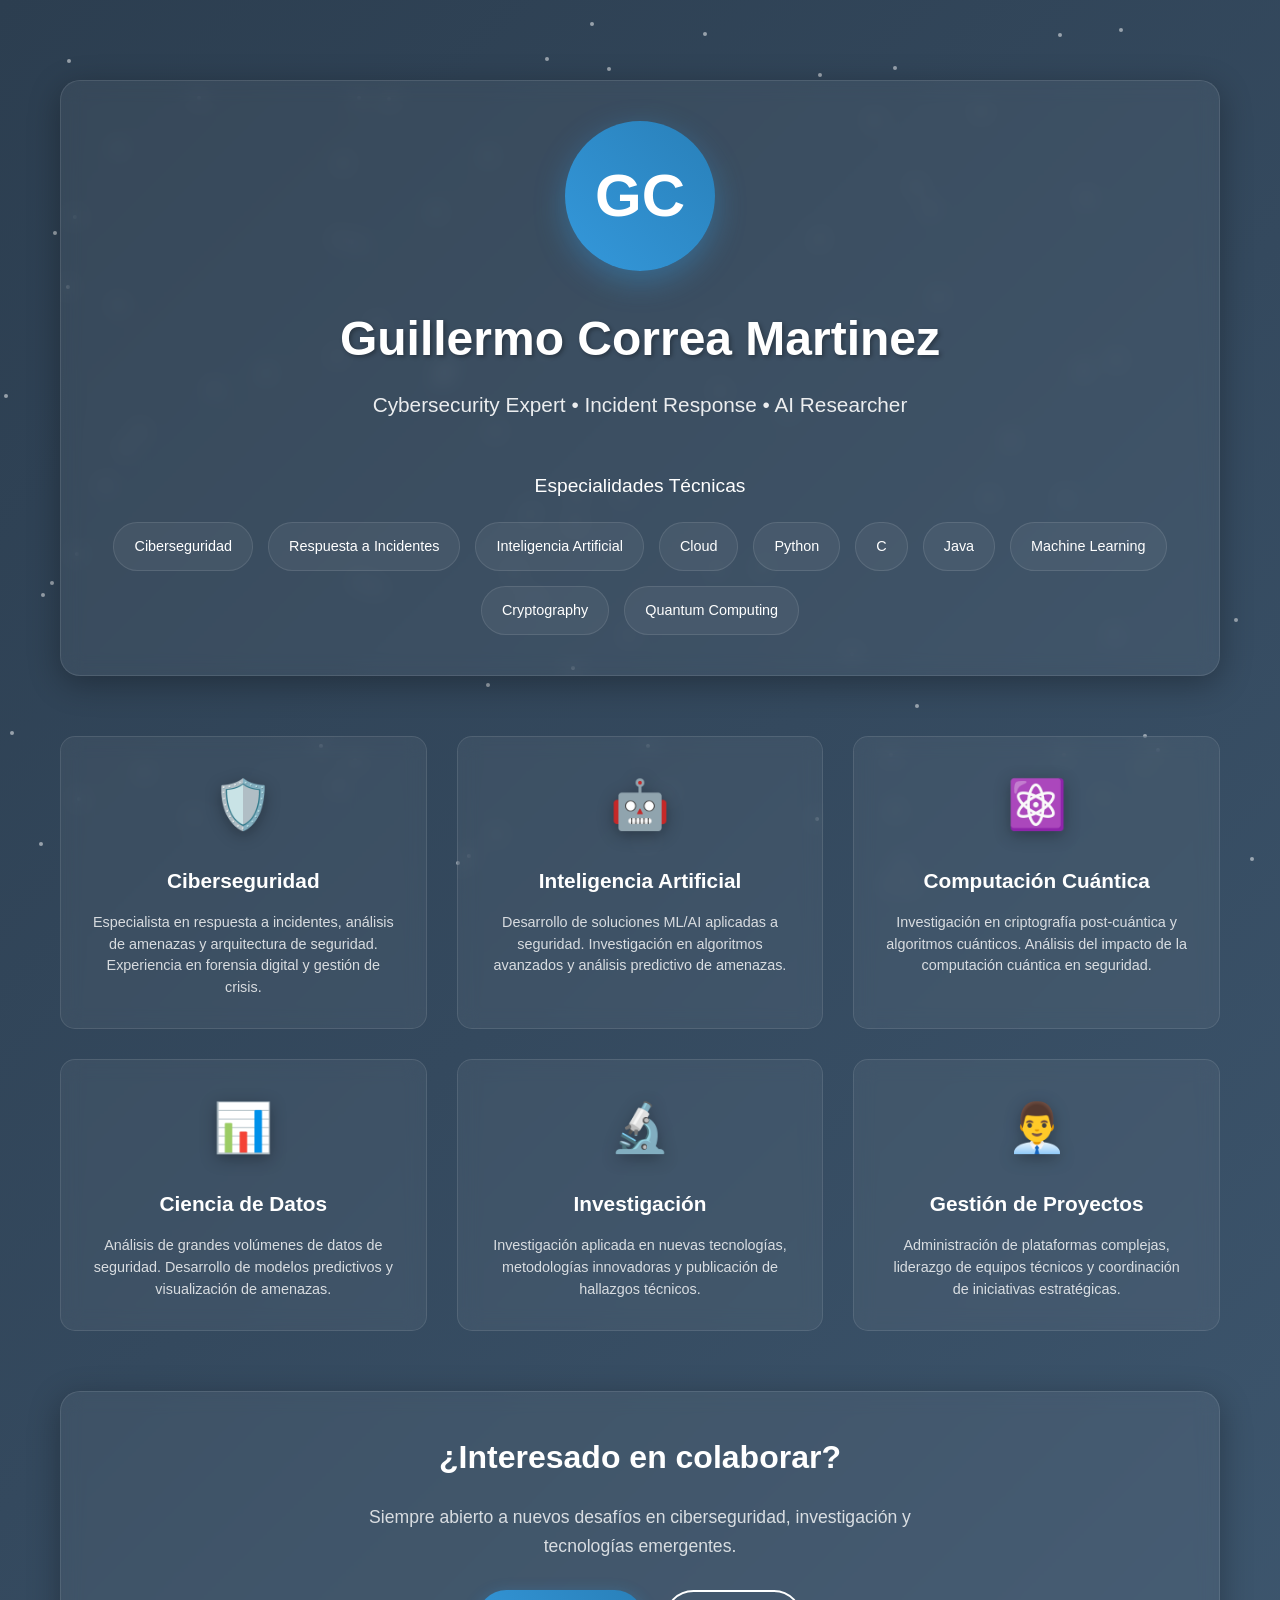
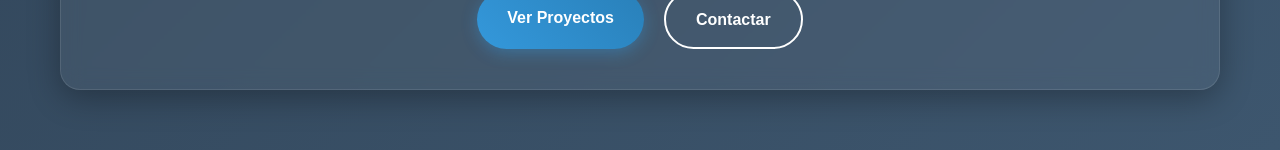
<file: index.html>
<!DOCTYPE html>
<html lang="es">
<head>
    <meta charset="UTF-8">
    <meta name="viewport" content="width=device-width, initial-scale=1.0">
    <meta name="description" content="Guillermo Correa Martinez - Especialista en Ciberseguridad, Respuesta a Incidentes e Investigación en IA">
    <meta name="keywords" content="ciberseguridad, incident response, inteligencia artificial, machine learning, cybersecurity">
    <meta name="author" content="Guillermo Correa Martinez">
    <title>Guillermo Correa Martinez - Cybersecurity & Research</title>
    <link rel="stylesheet" href="assets/css/styles.css">
</head>
<body>
    <!-- Animated particles background -->
    <div class="particles" id="particles"></div>

    <div class="container">
        <!-- Header Section -->
        <header class="header">
            <div class="profile-section">
                <div class="avatar">GC</div>
                <h1 class="name">Guillermo Correa Martinez</h1>
                <p class="title">Cybersecurity Expert • Incident Response • AI Researcher</p>
                
                <div class="tech-stack">
                    <h3 class="tech-title">Especialidades Técnicas</h3>
                    <div class="tech-icons">
                        <span class="tech-item">Ciberseguridad</span>
                        <span class="tech-item">Respuesta a Incidentes</span>
                        <span class="tech-item">Inteligencia Artificial</span>
                        <span class="tech-item">Cloud</span>
                        <span class="tech-item">Python</span>
                        <span class="tech-item">C</span>
                        <span class="tech-item">Java</span>
                        <span class="tech-item">Machine Learning</span>
                        <span class="tech-item">Cryptography</span>
                        <span class="tech-item">Quantum Computing</span>
                    </div>
                </div>
            </div>
        </header>

        <!-- Skills Grid -->
        <main class="main-content">
            <section class="skills-section">
                <div class="skills-grid">
                    <article class="skill-card">
                        <div class="skill-icon">🛡️</div>
                        <h3 class="skill-title">Ciberseguridad</h3>
                        <p class="skill-description">Especialista en respuesta a incidentes, análisis de amenazas y arquitectura de seguridad. Experiencia en forensia digital y gestión de crisis.</p>
                    </article>

                    <article class="skill-card">
                        <div class="skill-icon">🤖</div>
                        <h3 class="skill-title">Inteligencia Artificial</h3>
                        <p class="skill-description">Desarrollo de soluciones ML/AI aplicadas a seguridad. Investigación en algoritmos avanzados y análisis predictivo de amenazas.</p>
                    </article>

                    <article class="skill-card">
                        <div class="skill-icon">⚛️</div>
                        <h3 class="skill-title">Computación Cuántica</h3>
                        <p class="skill-description">Investigación en criptografía post-cuántica y algoritmos cuánticos. Análisis del impacto de la computación cuántica en seguridad.</p>
                    </article>

                    <article class="skill-card">
                        <div class="skill-icon">📊</div>
                        <h3 class="skill-title">Ciencia de Datos</h3>
                        <p class="skill-description">Análisis de grandes volúmenes de datos de seguridad. Desarrollo de modelos predictivos y visualización de amenazas.</p>
                    </article>

                    <article class="skill-card">
                        <div class="skill-icon">🔬</div>
                        <h3 class="skill-title">Investigación</h3>
                        <p class="skill-description">Investigación aplicada en nuevas tecnologías, metodologías innovadoras y publicación de hallazgos técnicos.</p>
                    </article>

                    <article class="skill-card">
                        <div class="skill-icon">👨‍💼</div>
                        <h3 class="skill-title">Gestión de Proyectos</h3>
                        <p class="skill-description">Administración de plataformas complejas, liderazgo de equipos técnicos y coordinación de iniciativas estratégicas.</p>
                    </article>
                </div>
            </section>

            <!-- CTA Section -->
            <section class="cta-section">
                <div class="profile-section">
                    <h2 class="cta-title">¿Interesado en colaborar?</h2>
                    <p class="cta-description">
                        Siempre abierto a nuevos desafíos en ciberseguridad, investigación y tecnologías emergentes.
                    </p>
                    
                    <div class="cta-buttons">
                        <a href="pages/projects.html" class="btn btn-primary">Ver Proyectos</a>
                        <a href="pages/contact.html" class="btn btn-secondary">Contactar</a>
                    </div>
                </div>
            </section>
        </main>
    </div>

    <script src="assets/js/main.js"></script>
</body>
</html>
</file>
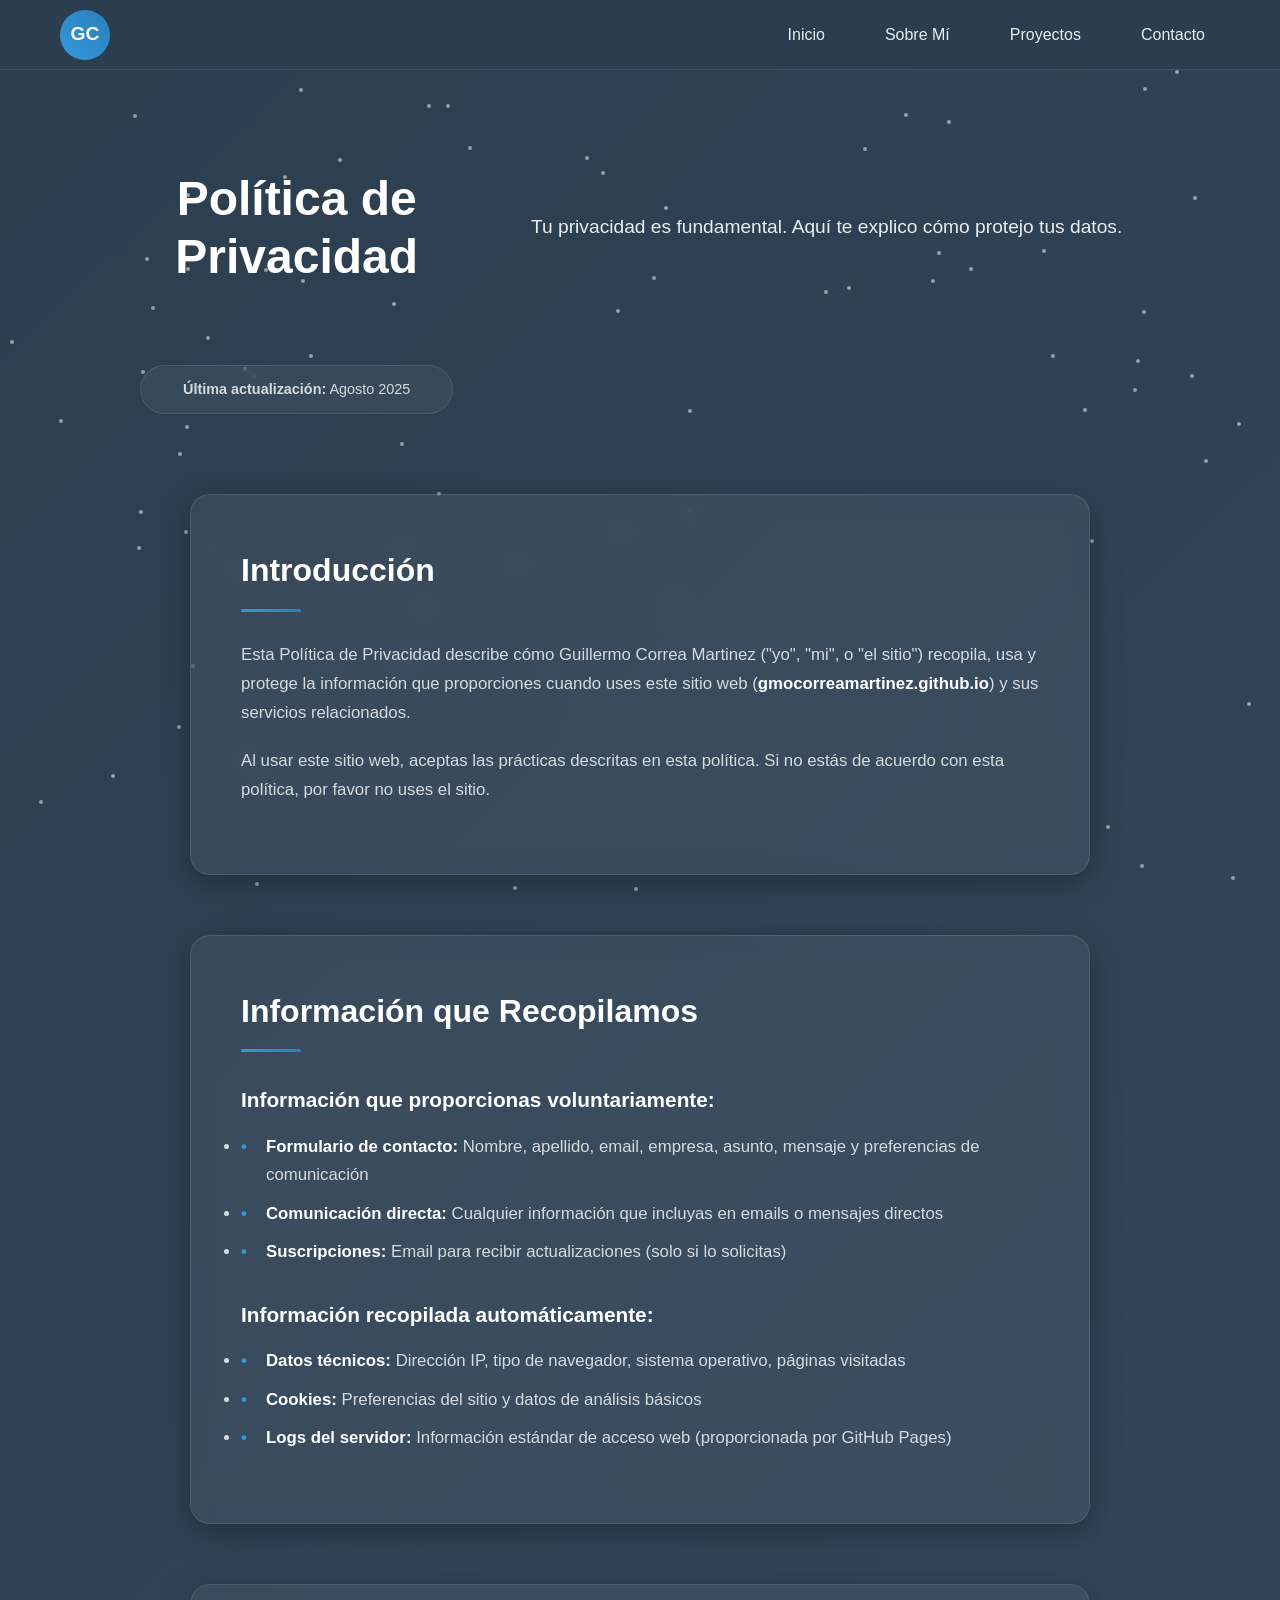
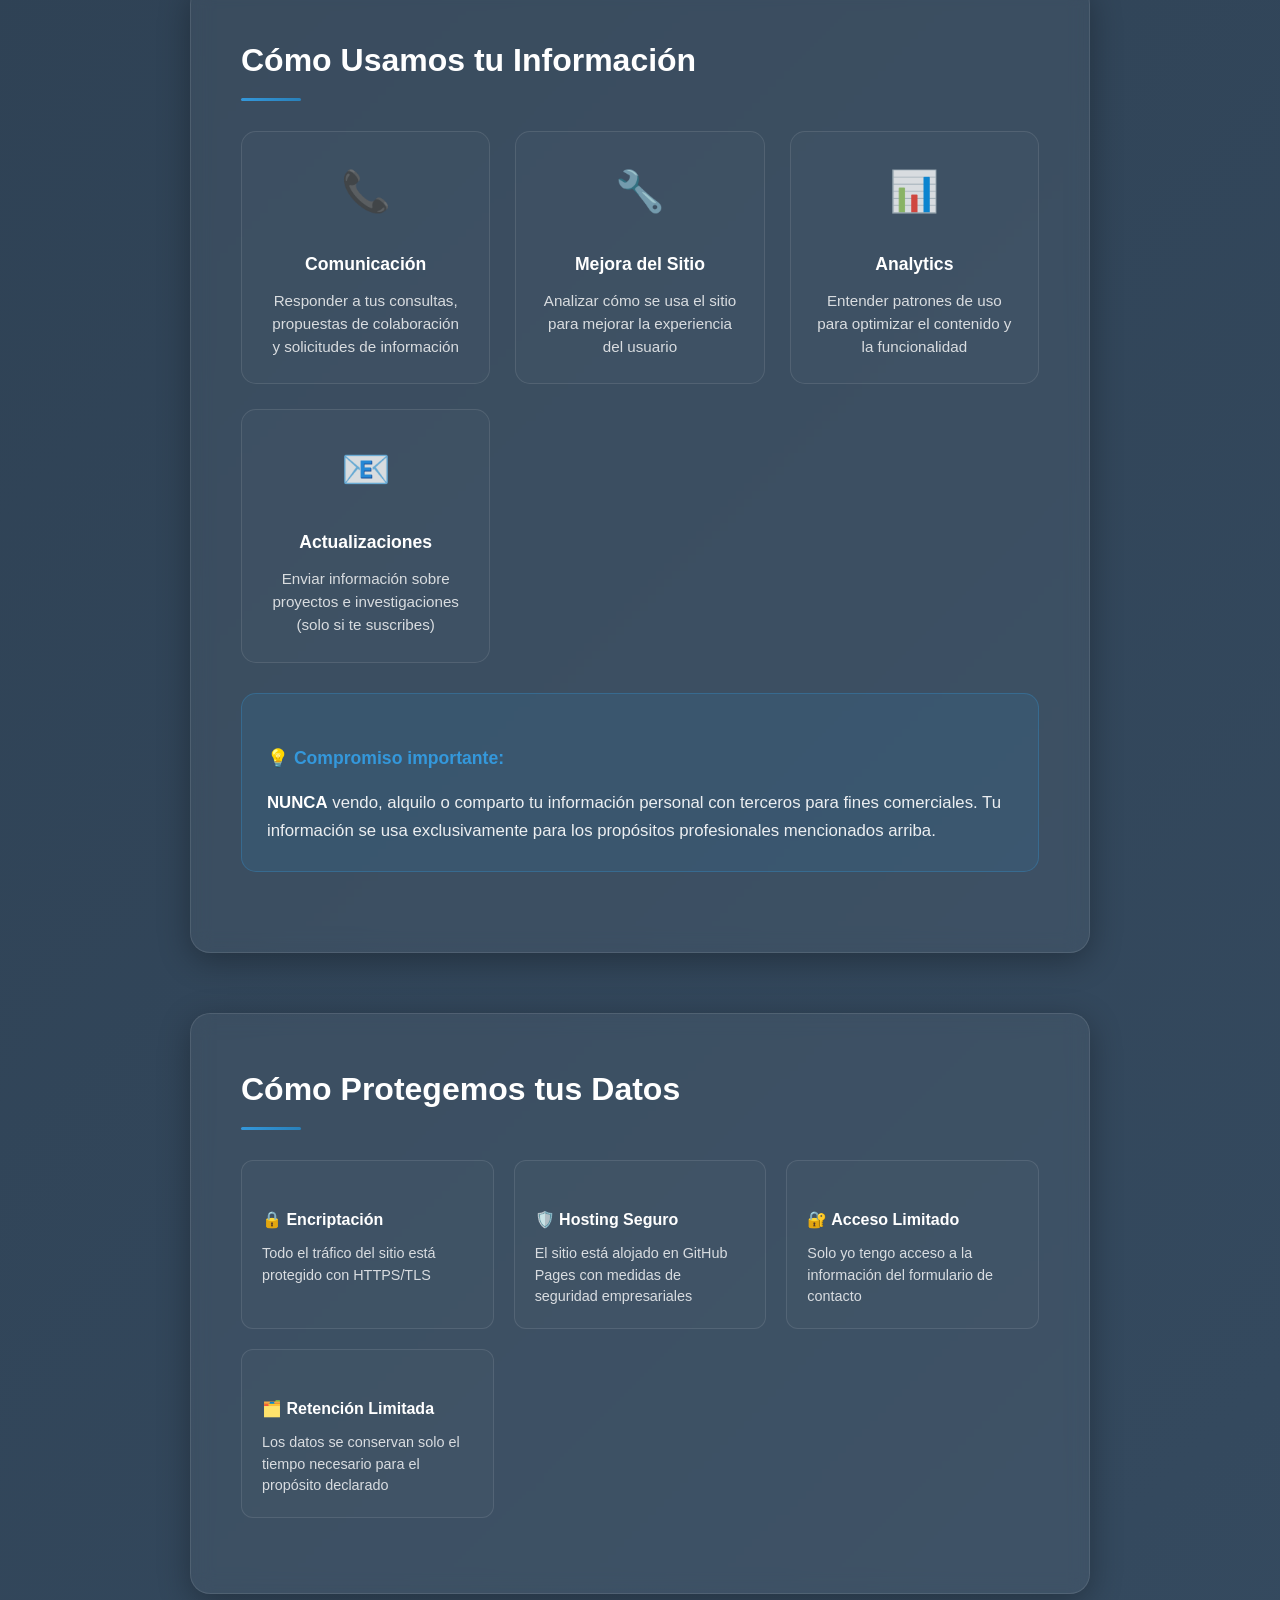
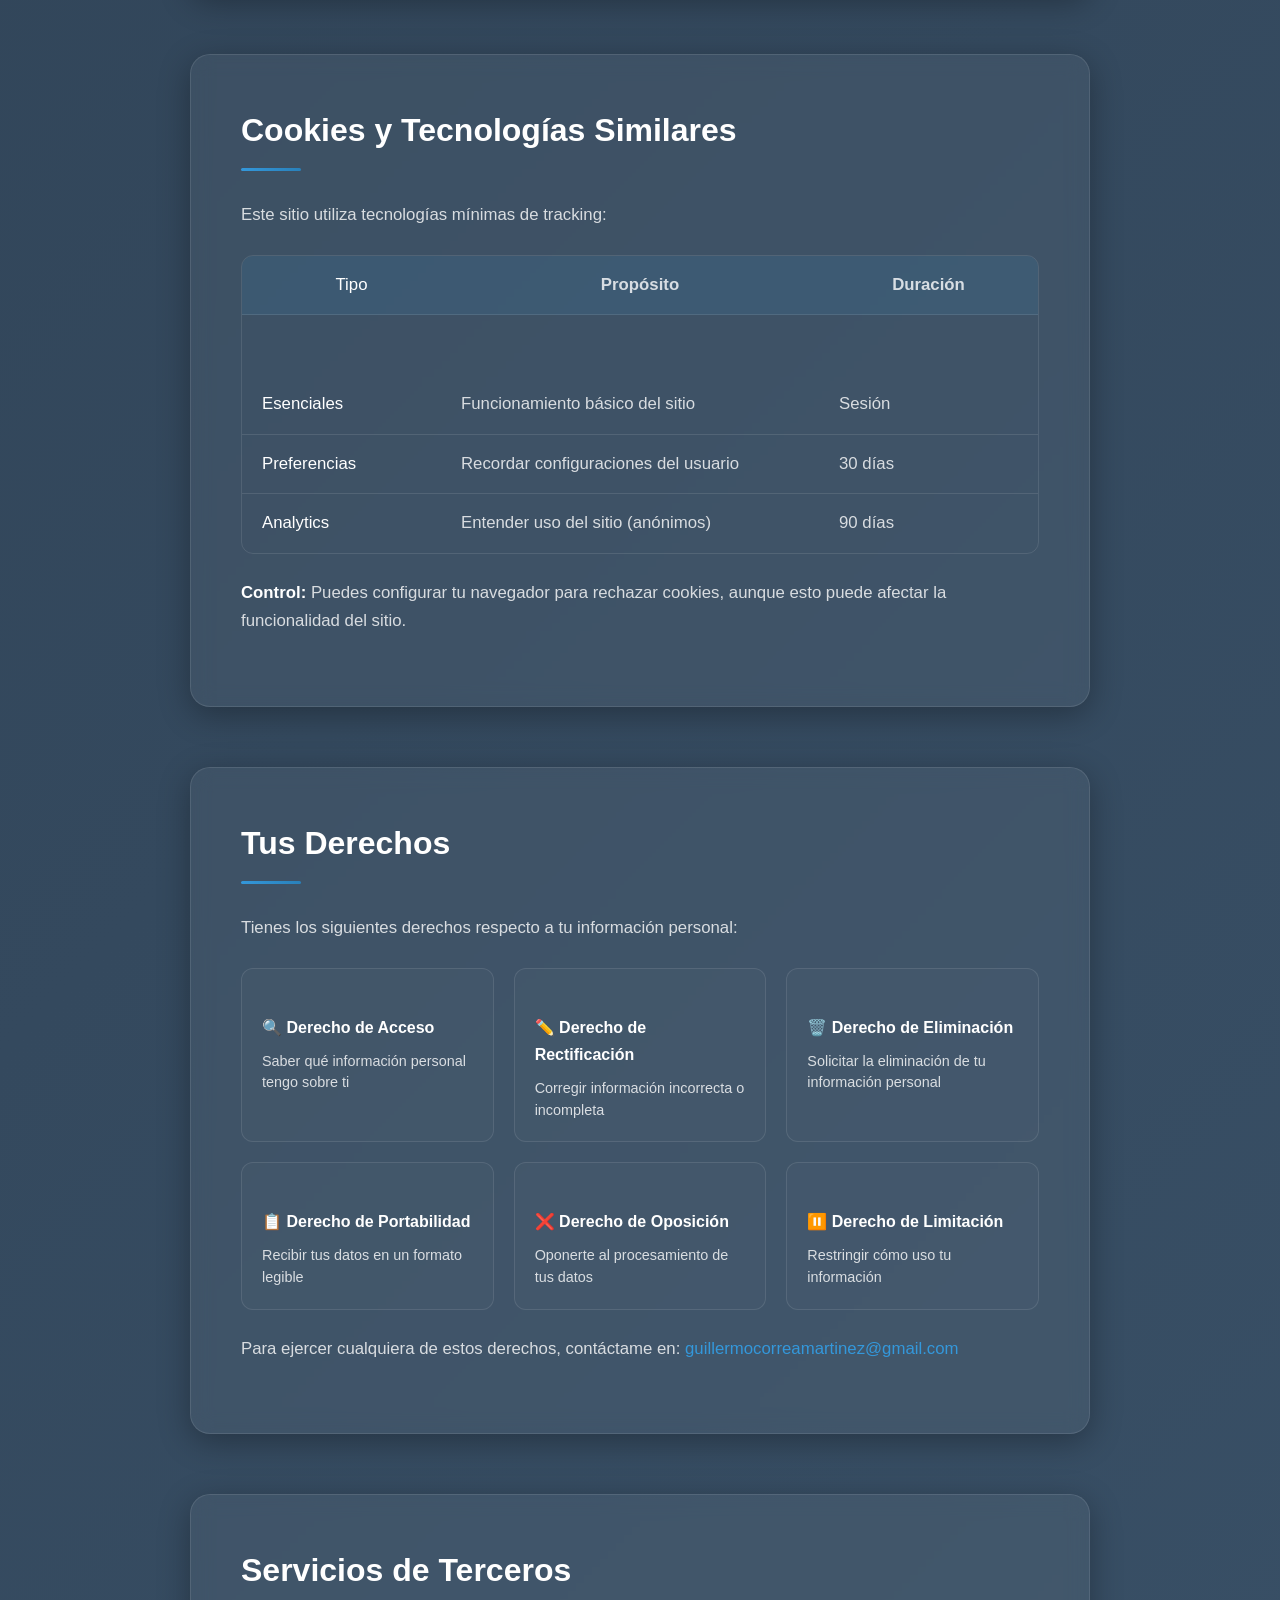
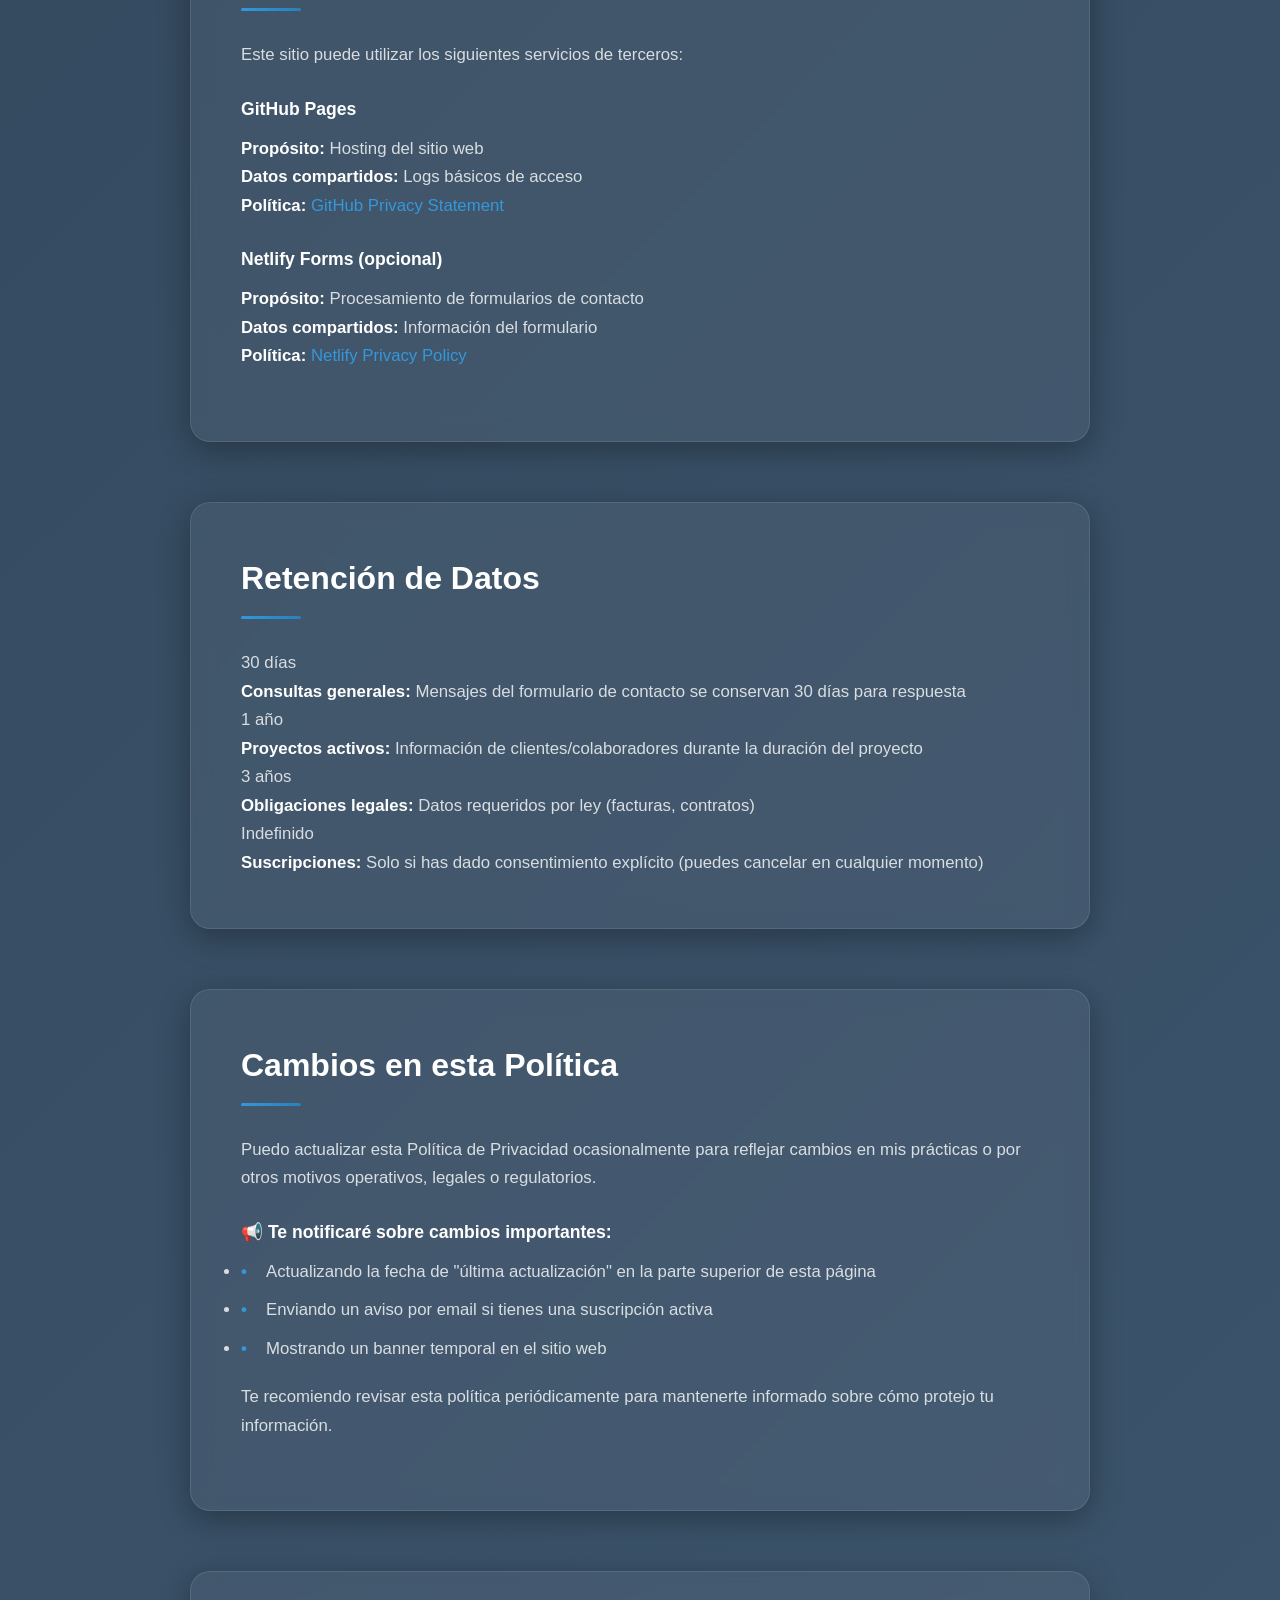
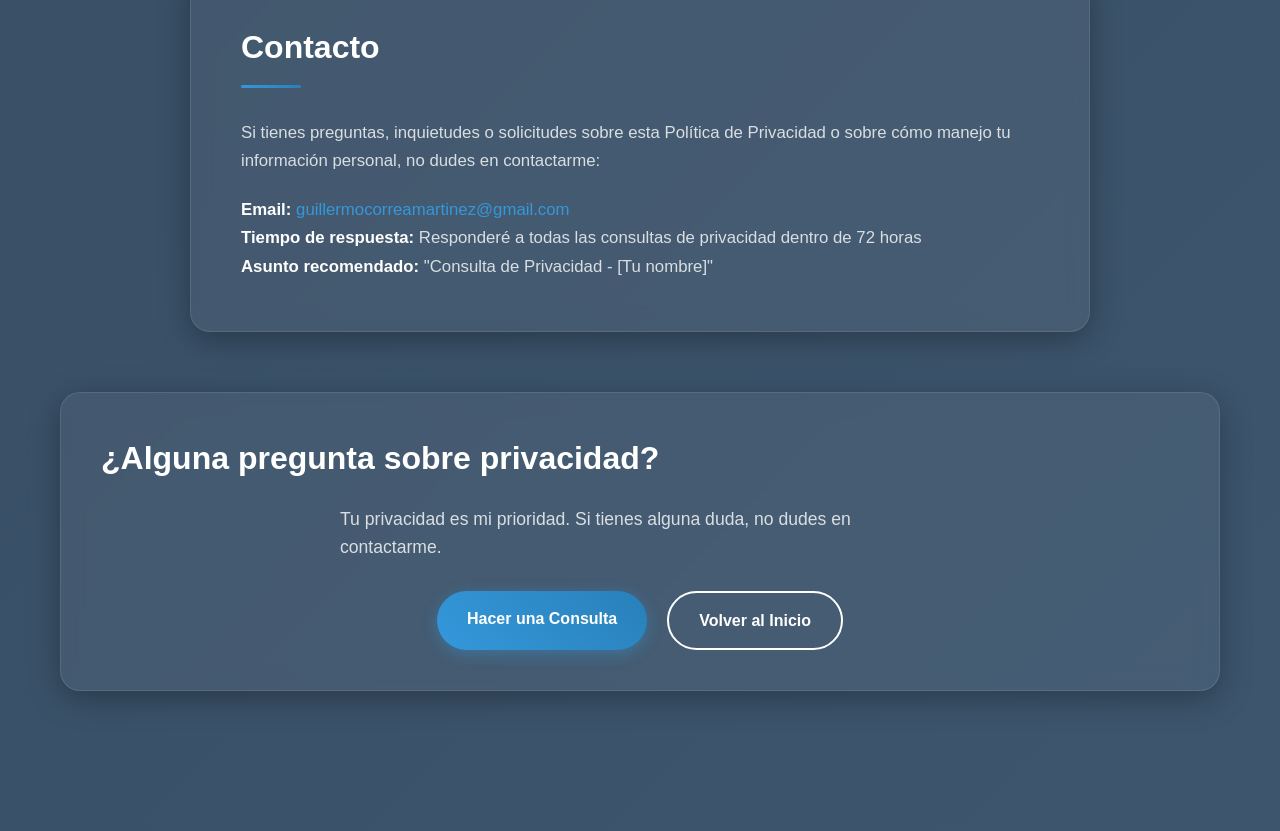
<file: pages/privacy.html>
<!DOCTYPE html>
<html lang="es">
<head>
    <meta charset="UTF-8">
    <meta name="viewport" content="width=device-width, initial-scale=1.0">
    <meta name="description" content="Política de Privacidad - Guillermo Correa Martinez. Información sobre cómo protegemos y manejamos tus datos personales.">
    <title>Política de Privacidad - Guillermo Correa Martinez</title>
    <link rel="stylesheet" href="../assets/css/styles.css">
    <link rel="stylesheet" href="../assets/css/about.css">
    <link rel="stylesheet" href="../assets/css/privacy.css">
</head>
<body>
    <!-- Animated particles background -->
    <div class="particles" id="particles"></div>

    <!-- Navigation -->
    <nav class="navbar">
        <div class="nav-container">
            <a href="../index.html" class="nav-logo">GC</a>
            <ul class="nav-menu">
                <li><a href="../index.html" class="nav-link">Inicio</a></li>
                <li><a href="about.html" class="nav-link">Sobre Mí</a></li>
                <li><a href="projects.html" class="nav-link">Proyectos</a></li>
                <li><a href="contact.html" class="nav-link">Contacto</a></li>
            </ul>
            <div class="nav-toggle">
                <span class="bar"></span>
                <span class="bar"></span>
                <span class="bar"></span>
            </div>
        </div>
    </nav>

    <div class="container">
        <!-- Hero Section -->
        <header class="privacy-hero">
            <div class="hero-content">
                <h1 class="hero-title">Política de Privacidad</h1>
                <p class="hero-subtitle">Tu privacidad es fundamental. Aquí te explico cómo protejo tus datos.</p>
                <div class="last-updated">
                    <strong>Última actualización:</strong> Agosto 2025
                </div>
            </div>
        </header>

        <!-- Privacy Content -->
        <main class="privacy-content">
            
            <!-- Introducción -->
            <section class="privacy-section">
                <div class="section-content">
                    <h2 class="section-title">Introducción</h2>
                    <div class="content-text">
                        <p>
                            Esta Política de Privacidad describe cómo Guillermo Correa Martinez ("yo", "mi", o "el sitio") recopila, 
                            usa y protege la información que proporciones cuando uses este sitio web 
                            (<strong>gmocorreamartinez.github.io</strong>) y sus servicios relacionados.
                        </p>
                        <p>
                            Al usar este sitio web, aceptas las prácticas descritas en esta política. 
                            Si no estás de acuerdo con esta política, por favor no uses el sitio.
                        </p>
                    </div>
                </div>
            </section>

            <!-- Información que recopilamos -->
            <section class="privacy-section">
                <div class="section-content">
                    <h2 class="section-title">Información que Recopilamos</h2>
                    <div class="content-text">
                        <h3>Información que proporcionas voluntariamente:</h3>
                        <ul>
                            <li><strong>Formulario de contacto:</strong> Nombre, apellido, email, empresa, asunto, mensaje y preferencias de comunicación</li>
                            <li><strong>Comunicación directa:</strong> Cualquier información que incluyas en emails o mensajes directos</li>
                            <li><strong>Suscripciones:</strong> Email para recibir actualizaciones (solo si lo solicitas)</li>
                        </ul>

                        <h3>Información recopilada automáticamente:</h3>
                        <ul>
                            <li><strong>Datos técnicos:</strong> Dirección IP, tipo de navegador, sistema operativo, páginas visitadas</li>
                            <li><strong>Cookies:</strong> Preferencias del sitio y datos de análisis básicos</li>
                            <li><strong>Logs del servidor:</strong> Información estándar de acceso web (proporcionada por GitHub Pages)</li>
                        </ul>
                    </div>
                </div>
            </section>

            <!-- Cómo usamos la información -->
            <section class="privacy-section">
                <div class="section-content">
                    <h2 class="section-title">Cómo Usamos tu Información</h2>
                    <div class="content-text">
                        <div class="usage-grid">
                            <div class="usage-item">
                                <div class="usage-icon">📞</div>
                                <h4>Comunicación</h4>
                                <p>Responder a tus consultas, propuestas de colaboración y solicitudes de información</p>
                            </div>
                            
                            <div class="usage-item">
                                <div class="usage-icon">🔧</div>
                                <h4>Mejora del Sitio</h4>
                                <p>Analizar cómo se usa el sitio para mejorar la experiencia del usuario</p>
                            </div>
                            
                            <div class="usage-item">
                                <div class="usage-icon">📊</div>
                                <h4>Analytics</h4>
                                <p>Entender patrones de uso para optimizar el contenido y la funcionalidad</p>
                            </div>
                            
                            <div class="usage-item">
                                <div class="usage-icon">📧</div>
                                <h4>Actualizaciones</h4>
                                <p>Enviar información sobre proyectos e investigaciones (solo si te suscribes)</p>
                            </div>
                        </div>

                        <div class="important-note">
                            <h4>💡 Compromiso importante:</h4>
                            <p>
                                <strong>NUNCA</strong> vendo, alquilo o comparto tu información personal con terceros para 
                                fines comerciales. Tu información se usa exclusivamente para los propósitos profesionales 
                                mencionados arriba.
                            </p>
                        </div>
                    </div>
                </div>
            </section>

            <!-- Protección de datos -->
            <section class="privacy-section">
                <div class="section-content">
                    <h2 class="section-title">Cómo Protegemos tus Datos</h2>
                    <div class="content-text">
                        <div class="protection-measures">
                            <div class="measure-item">
                                <h4>🔒 Encriptación</h4>
                                <p>Todo el tráfico del sitio está protegido con HTTPS/TLS</p>
                            </div>
                            
                            <div class="measure-item">
                                <h4>🛡️ Hosting Seguro</h4>
                                <p>El sitio está alojado en GitHub Pages con medidas de seguridad empresariales</p>
                            </div>
                            
                            <div class="measure-item">
                                <h4>🔐 Acceso Limitado</h4>
                                <p>Solo yo tengo acceso a la información del formulario de contacto</p>
                            </div>
                            
                            <div class="measure-item">
                                <h4>🗂️ Retención Limitada</h4>
                                <p>Los datos se conservan solo el tiempo necesario para el propósito declarado</p>
                            </div>
                        </div>
                    </div>
                </div>
            </section>

            <!-- Cookies y tecnologías similares -->
            <section class="privacy-section">
                <div class="section-content">
                    <h2 class="section-title">Cookies y Tecnologías Similares</h2>
                    <div class="content-text">
                        <p>Este sitio utiliza tecnologías mínimas de tracking:</p>
                        
                        <div class="cookies-table">
                            <div class="cookie-row header">
                                <div class="cookie-type">Tipo</div>
                                <div class="cookie-purpose">Propósito</div>
                                <div class="cookie-duration">Duración</div>
                            </div>
                            
                            <div class="cookie-row">
                                <div class="cookie-type">Esenciales</div>
                                <div class="cookie-purpose">Funcionamiento básico del sitio</div>
                                <div class="cookie-duration">Sesión</div>
                            </div>
                            
                            <div class="cookie-row">
                                <div class="cookie-type">Preferencias</div>
                                <div class="cookie-purpose">Recordar configuraciones del usuario</div>
                                <div class="cookie-duration">30 días</div>
                            </div>
                            
                            <div class="cookie-row">
                                <div class="cookie-type">Analytics</div>
                                <div class="cookie-purpose">Entender uso del sitio (anónimos)</div>
                                <div class="cookie-duration">90 días</div>
                            </div>
                        </div>
                        
                        <p>
                            <strong>Control:</strong> Puedes configurar tu navegador para rechazar cookies, 
                            aunque esto puede afectar la funcionalidad del sitio.
                        </p>
                    </div>
                </div>
            </section>

            <!-- Tus derechos -->
            <section class="privacy-section">
                <div class="section-content">
                    <h2 class="section-title">Tus Derechos</h2>
                    <div class="content-text">
                        <p>Tienes los siguientes derechos respecto a tu información personal:</p>
                        
                        <div class="rights-grid">
                            <div class="right-item">
                                <h4>🔍 Derecho de Acceso</h4>
                                <p>Saber qué información personal tengo sobre ti</p>
                            </div>
                            
                            <div class="right-item">
                                <h4>✏️ Derecho de Rectificación</h4>
                                <p>Corregir información incorrecta o incompleta</p>
                            </div>
                            
                            <div class="right-item">
                                <h4>🗑️ Derecho de Eliminación</h4>
                                <p>Solicitar la eliminación de tu información personal</p>
                            </div>
                            
                            <div class="right-item">
                                <h4>📋 Derecho de Portabilidad</h4>
                                <p>Recibir tus datos en un formato legible</p>
                            </div>
                            
                            <div class="right-item">
                                <h4>❌ Derecho de Oposición</h4>
                                <p>Oponerte al procesamiento de tus datos</p>
                            </div>
                            
                            <div class="right-item">
                                <h4>⏸️ Derecho de Limitación</h4>
                                <p>Restringir cómo uso tu información</p>
                            </div>
                        </div>
                        
                        <div class="contact-rights">
                            <p>
                                Para ejercer cualquiera de estos derechos, contáctame en: 
                                <a href="mailto:guillermocorreamartinez@gmail.com">guillermocorreamartinez@gmail.com</a>
                            </p>
                        </div>
                    </div>
                </div>
            </section>

            <!-- Terceros -->
            <section class="privacy-section">
                <div class="section-content">
                    <h2 class="section-title">Servicios de Terceros</h2>
                    <div class="content-text">
                        <p>Este sitio puede utilizar los siguientes servicios de terceros:</p>
                        
                        <div class="third-party-item">
                            <h4>GitHub Pages</h4>
                            <p>
                                <strong>Propósito:</strong> Hosting del sitio web<br>
                                <strong>Datos compartidos:</strong> Logs básicos de acceso<br>
                                <strong>Política:</strong> <a href="https://docs.github.com/en/site-policy/privacy-policies/github-privacy-statement" target="_blank">GitHub Privacy Statement</a>
                            </p>
                        </div>
                        
                        <div class="third-party-item">
                            <h4>Netlify Forms (opcional)</h4>
                            <p>
                                <strong>Propósito:</strong> Procesamiento de formularios de contacto<br>
                                <strong>Datos compartidos:</strong> Información del formulario<br>
                                <strong>Política:</strong> <a href="https://www.netlify.com/privacy/" target="_blank">Netlify Privacy Policy</a>
                            </p>
                        </div>
                    </div>
                </div>
            </section>

            <!-- Retención de datos -->
            <section class="privacy-section">
                <div class="section-content">
                    <h2 class="section-title">Retención de Datos</h2>
                    <div class="content-text">
                        <div class="retention-timeline">
                            <div class="retention-item">
                                <div class="retention-period">30 días</div>
                                <div class="retention-description">
                                    <strong>Consultas generales:</strong> Mensajes del formulario de contacto se conservan 30 días para respuesta
                                </div>
                            </div>
                            
                            <div class="retention-item">
                                <div class="retention-period">1 año</div>
                                <div class="retention-description">
                                    <strong>Proyectos activos:</strong> Información de clientes/colaboradores durante la duración del proyecto
                                </div>
                            </div>
                            
                            <div class="retention-item">
                                <div class="retention-period">3 años</div>
                                <div class="retention-description">
                                    <strong>Obligaciones legales:</strong> Datos requeridos por ley (facturas, contratos)
                                </div>
                            </div>
                            
                            <div class="retention-item">
                                <div class="retention-period">Indefinido</div>
                                <div class="retention-description">
                                    <strong>Suscripciones:</strong> Solo si has dado consentimiento explícito (puedes cancelar en cualquier momento)
                                </div>
                            </div>
                        </div>
                    </div>
                </div>
            </section>

            <!-- Cambios en la política -->
            <section class="privacy-section">
                <div class="section-content">
                    <h2 class="section-title">Cambios en esta Política</h2>
                    <div class="content-text">
                        <p>
                            Puedo actualizar esta Política de Privacidad ocasionalmente para reflejar cambios en 
                            mis prácticas o por otros motivos operativos, legales o regulatorios.
                        </p>
                        
                        <div class="update-notice">
                            <h4>📢 Te notificaré sobre cambios importantes:</h4>
                            <ul>
                                <li>Actualizando la fecha de "última actualización" en la parte superior de esta página</li>
                                <li>Enviando un aviso por email si tienes una suscripción activa</li>
                                <li>Mostrando un banner temporal en el sitio web</li>
                            </ul>
                        </div>
                        
                        <p>
                            Te recomiendo revisar esta política periódicamente para mantenerte informado sobre 
                            cómo protejo tu información.
                        </p>
                    </div>
                </div>
            </section>

            <!-- Contacto -->
            <section class="privacy-section">
                <div class="section-content">
                    <h2 class="section-title">Contacto</h2>
                    <div class="content-text">
                        <p>
                            Si tienes preguntas, inquietudes o solicitudes sobre esta Política de Privacidad 
                            o sobre cómo manejo tu información personal, no dudes en contactarme:
                        </p>
                        
                        <div class="contact-info">
                            <div class="contact-method">
                                <strong>Email:</strong> 
                                <a href="mailto:guillermocorreamartinez@gmail.com">guillermocorreamartinez@gmail.com</a>
                            </div>
                            
                            <div class="contact-method">
                                <strong>Tiempo de respuesta:</strong> 
                                Responderé a todas las consultas de privacidad dentro de 72 horas
                            </div>
                            
                            <div class="contact-method">
                                <strong>Asunto recomendado:</strong> 
                                "Consulta de Privacidad - [Tu nombre]"
                            </div>
                        </div>
                    </div>
                </div>
            </section>

            <!-- CTA Section -->
            <section class="privacy-cta">
                <div class="profile-section">
                    <h2 class="cta-title">¿Alguna pregunta sobre privacidad?</h2>
                    <p class="cta-description">
                        Tu privacidad es mi prioridad. Si tienes alguna duda, no dudes en contactarme.
                    </p>
                    
                    <div class="cta-buttons">
                        <a href="contact.html" class="btn btn-primary">Hacer una Consulta</a>
                        <a href="../index.html" class="btn btn-secondary">Volver al Inicio</a>
                    </div>
                </div>
            </section>
        </main>
    </div>

    <script src="../assets/js/main.js"></script>
</body>
</html>
</file>
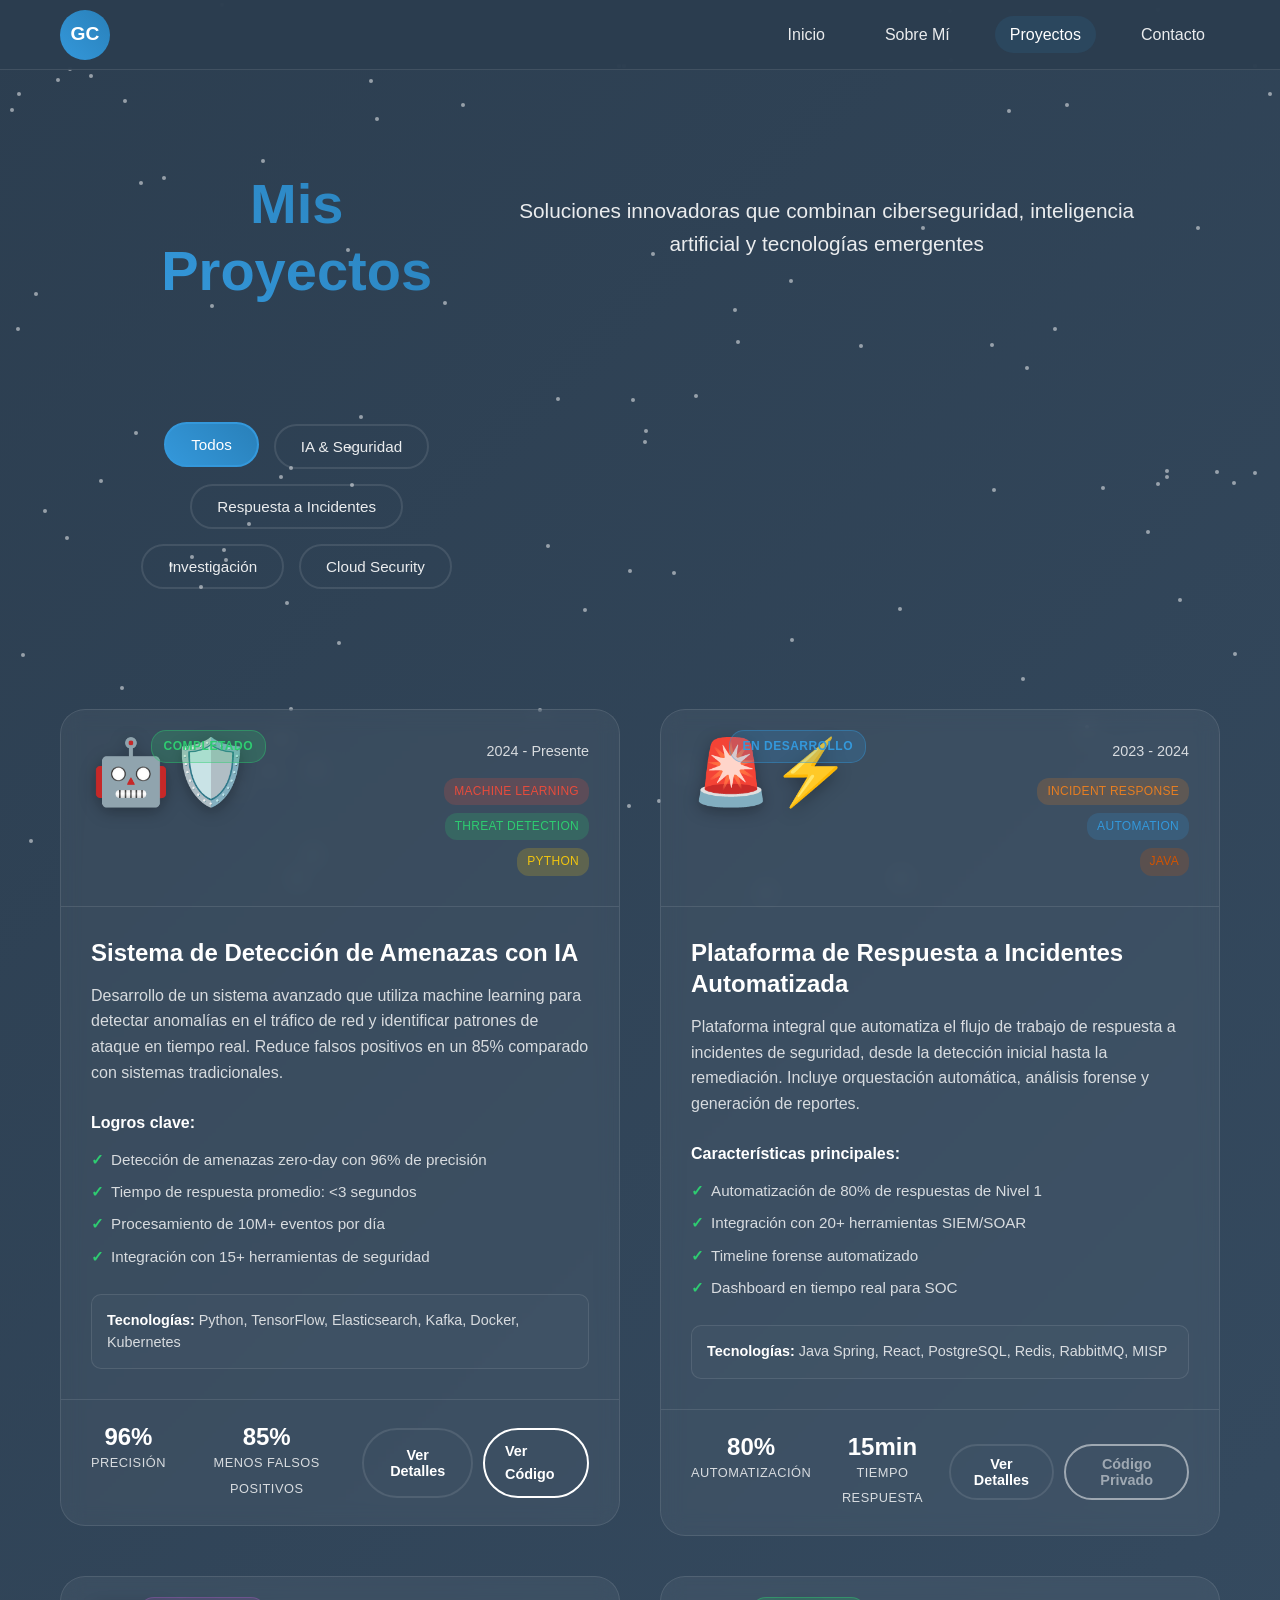
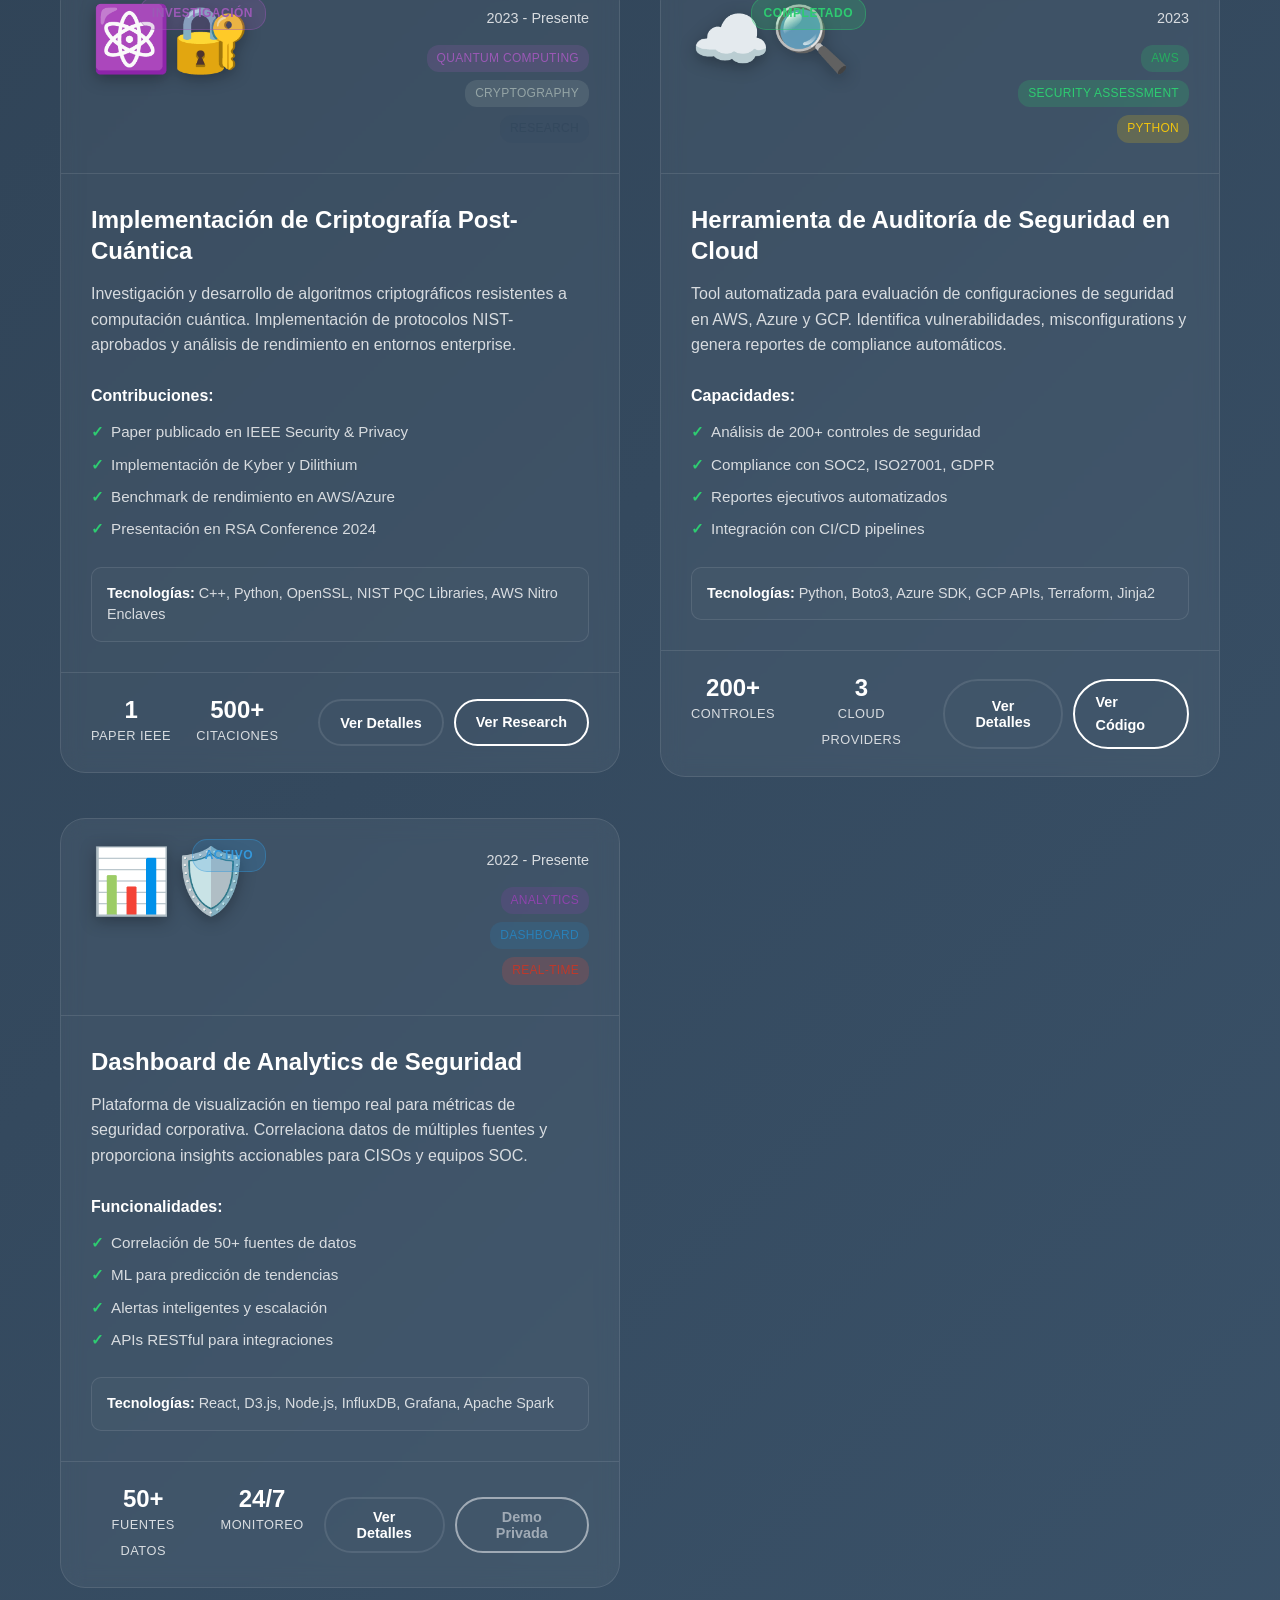
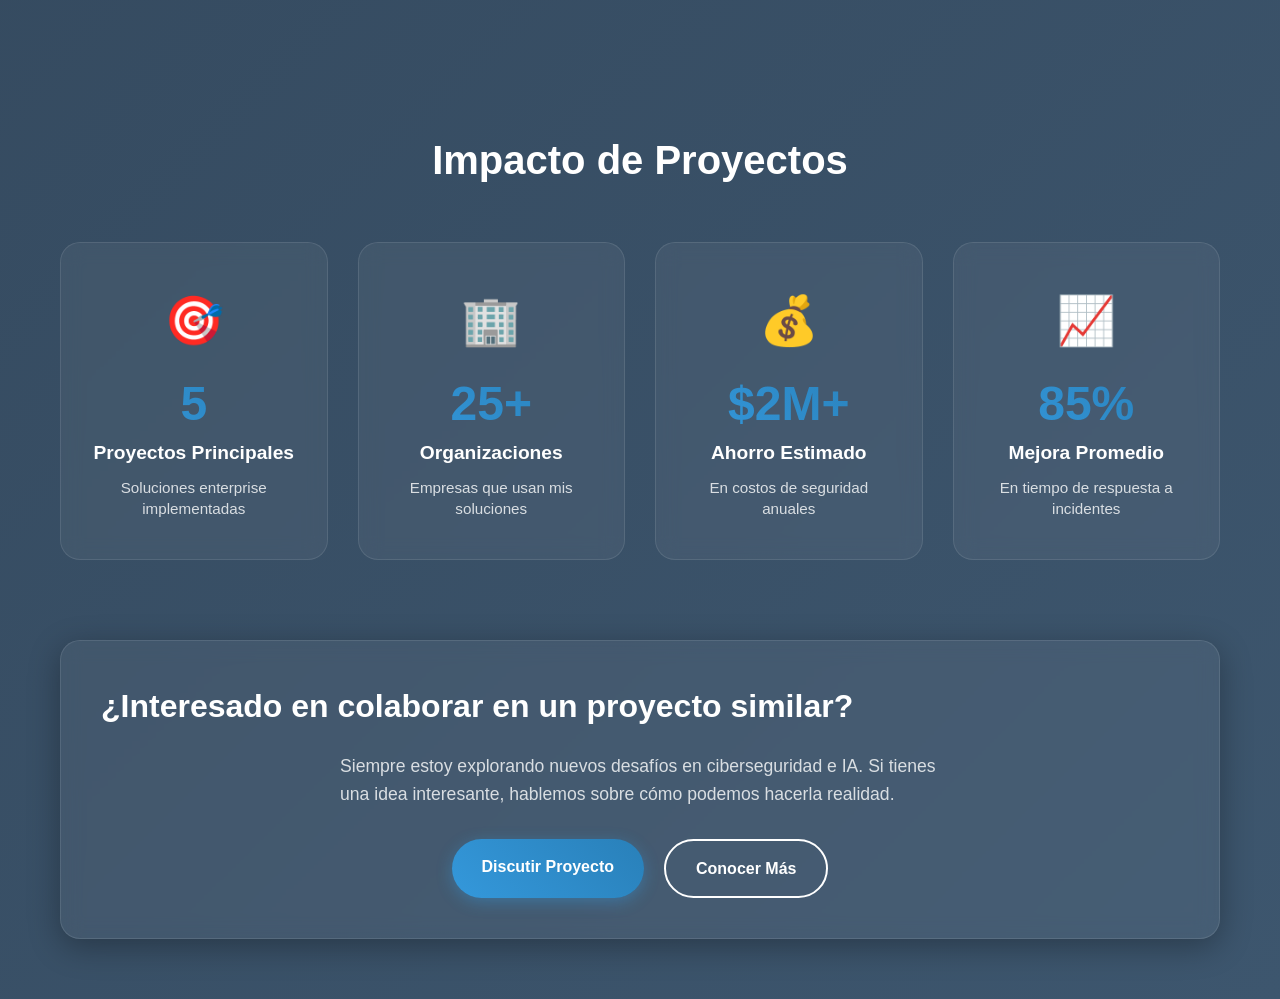
<file: pages/projects.html>
<!DOCTYPE html>
<html lang="es">
<head>
    <meta charset="UTF-8">
    <meta name="viewport" content="width=device-width, initial-scale=1.0">
    <meta name="description" content="Proyectos de Guillermo Correa Martinez - Soluciones innovadoras en ciberseguridad, IA y respuesta a incidentes">
    <meta name="keywords" content="proyectos ciberseguridad, AI security, incident response, threat detection, quantum cryptography">
    <title>Mis Proyectos - Guillermo Correa Martinez</title>
    <link rel="stylesheet" href="../assets/css/styles.css">
    <link rel="stylesheet" href="../assets/css/about.css">
    <link rel="stylesheet" href="../assets/css/projects.css">
</head>
<body>
    <!-- Animated particles background -->
    <div class="particles" id="particles"></div>

    <!-- Navigation -->
    <nav class="navbar">
        <div class="nav-container">
            <a href="../index.html" class="nav-logo">GC</a>
            <ul class="nav-menu">
                <li><a href="../index.html" class="nav-link">Inicio</a></li>
                <li><a href="about.html" class="nav-link">Sobre Mí</a></li>
                <li><a href="projects.html" class="nav-link active">Proyectos</a></li>
                <li><a href="contact.html" class="nav-link">Contacto</a></li>
            </ul>
            <div class="nav-toggle">
                <span class="bar"></span>
                <span class="bar"></span>
                <span class="bar"></span>
            </div>
        </div>
    </nav>

    <div class="container">
        <!-- Hero Section -->
        <header class="projects-hero">
            <div class="hero-content">
                <h1 class="hero-title">Mis Proyectos</h1>
                <p class="hero-subtitle">Soluciones innovadoras que combinan ciberseguridad, inteligencia artificial y tecnologías emergentes</p>
                
                <!-- Filter Tags -->
                <div class="project-filters">
                    <button class="filter-btn active" data-filter="all">Todos</button>
                    <button class="filter-btn" data-filter="ai-security">IA & Seguridad</button>
                    <button class="filter-btn" data-filter="incident-response">Respuesta a Incidentes</button>
                    <button class="filter-btn" data-filter="research">Investigación</button>
                    <button class="filter-btn" data-filter="cloud-security">Cloud Security</button>
                </div>
            </div>
        </header>

        <!-- Projects Grid -->
        <main class="projects-content">
            
            <!-- Project 1: AI-Powered Threat Detection -->
            <article class="project-card" data-category="ai-security">
                <div class="project-header">
                    <div class="project-image">
                        <div class="project-icon">🤖🛡️</div>
                        <div class="project-status status-completed">Completado</div>
                    </div>
                    <div class="project-meta">
                        <div class="project-date">2024 - Presente</div>
                        <div class="project-tags">
                            <span class="tag tag-ai">Machine Learning</span>
                            <span class="tag tag-security">Threat Detection</span>
                            <span class="tag tag-python">Python</span>
                        </div>
                    </div>
                </div>
                
                <div class="project-content">
                    <h3 class="project-title">Sistema de Detección de Amenazas con IA</h3>
                    <p class="project-description">
                        Desarrollo de un sistema avanzado que utiliza machine learning para detectar anomalías en el tráfico de red 
                        y identificar patrones de ataque en tiempo real. Reduce falsos positivos en un 85% comparado con sistemas tradicionales.
                    </p>
                    
                    <div class="project-highlights">
                        <h4>Logros clave:</h4>
                        <ul>
                            <li>Detección de amenazas zero-day con 96% de precisión</li>
                            <li>Tiempo de respuesta promedio: &lt;3 segundos</li>
                            <li>Procesamiento de 10M+ eventos por día</li>
                            <li>Integración con 15+ herramientas de seguridad</li>
                        </ul>
                    </div>
                    
                    <div class="project-tech">
                        <strong>Tecnologías:</strong> Python, TensorFlow, Elasticsearch, Kafka, Docker, Kubernetes
                    </div>
                </div>
                
                <div class="project-footer">
                    <div class="project-metrics">
                        <div class="metric">
                            <span class="metric-value">96%</span>
                            <span class="metric-label">Precisión</span>
                        </div>
                        <div class="metric">
                            <span class="metric-value">85%</span>
                            <span class="metric-label">Menos falsos positivos</span>
                        </div>
                    </div>
                    <div class="project-actions">
                        <button class="btn btn-outline" onclick="openProjectModal('threat-detection')">Ver Detalles</button>
                        <a href="https://github.com/gmocorreamartinez" class="btn btn-secondary" target="_blank">Ver Código</a>
                    </div>
                </div>
            </article>

            <!-- Project 2: Incident Response Platform -->
            <article class="project-card" data-category="incident-response">
                <div class="project-header">
                    <div class="project-image">
                        <div class="project-icon">🚨⚡</div>
                        <div class="project-status status-active">En Desarrollo</div>
                    </div>
                    <div class="project-meta">
                        <div class="project-date">2023 - 2024</div>
                        <div class="project-tags">
                            <span class="tag tag-incident">Incident Response</span>
                            <span class="tag tag-automation">Automation</span>
                            <span class="tag tag-java">Java</span>
                        </div>
                    </div>
                </div>
                
                <div class="project-content">
                    <h3 class="project-title">Plataforma de Respuesta a Incidentes Automatizada</h3>
                    <p class="project-description">
                        Plataforma integral que automatiza el flujo de trabajo de respuesta a incidentes de seguridad, desde la detección 
                        inicial hasta la remediación. Incluye orquestación automática, análisis forense y generación de reportes.
                    </p>
                    
                    <div class="project-highlights">
                        <h4>Características principales:</h4>
                        <ul>
                            <li>Automatización de 80% de respuestas de Nivel 1</li>
                            <li>Integración con 20+ herramientas SIEM/SOAR</li>
                            <li>Timeline forense automatizado</li>
                            <li>Dashboard en tiempo real para SOC</li>
                        </ul>
                    </div>
                    
                    <div class="project-tech">
                        <strong>Tecnologías:</strong> Java Spring, React, PostgreSQL, Redis, RabbitMQ, MISP
                    </div>
                </div>
                
                <div class="project-footer">
                    <div class="project-metrics">
                        <div class="metric">
                            <span class="metric-value">80%</span>
                            <span class="metric-label">Automatización</span>
                        </div>
                        <div class="metric">
                            <span class="metric-value">15min</span>
                            <span class="metric-label">Tiempo respuesta</span>
                        </div>
                    </div>
                    <div class="project-actions">
                        <button class="btn btn-outline" onclick="openProjectModal('incident-platform')">Ver Detalles</button>
                        <button class="btn btn-secondary" disabled>Código Privado</button>
                    </div>
                </div>
            </article>

            <!-- Project 3: Quantum Cryptography Research -->
            <article class="project-card" data-category="research">
                <div class="project-header">
                    <div class="project-image">
                        <div class="project-icon">⚛️🔐</div>
                        <div class="project-status status-research">Investigación</div>
                    </div>
                    <div class="project-meta">
                        <div class="project-date">2023 - Presente</div>
                        <div class="project-tags">
                            <span class="tag tag-quantum">Quantum Computing</span>
                            <span class="tag tag-crypto">Cryptography</span>
                            <span class="tag tag-research">Research</span>
                        </div>
                    </div>
                </div>
                
                <div class="project-content">
                    <h3 class="project-title">Implementación de Criptografía Post-Cuántica</h3>
                    <p class="project-description">
                        Investigación y desarrollo de algoritmos criptográficos resistentes a computación cuántica. 
                        Implementación de protocolos NIST-aprobados y análisis de rendimiento en entornos enterprise.
                    </p>
                    
                    <div class="project-highlights">
                        <h4>Contribuciones:</h4>
                        <ul>
                            <li>Paper publicado en IEEE Security & Privacy</li>
                            <li>Implementación de Kyber y Dilithium</li>
                            <li>Benchmark de rendimiento en AWS/Azure</li>
                            <li>Presentación en RSA Conference 2024</li>
                        </ul>
                    </div>
                    
                    <div class="project-tech">
                        <strong>Tecnologías:</strong> C++, Python, OpenSSL, NIST PQC Libraries, AWS Nitro Enclaves
                    </div>
                </div>
                
                <div class="project-footer">
                    <div class="project-metrics">
                        <div class="metric">
                            <span class="metric-value">1</span>
                            <span class="metric-label">Paper IEEE</span>
                        </div>
                        <div class="metric">
                            <span class="metric-value">500+</span>
                            <span class="metric-label">Citaciones</span>
                        </div>
                    </div>
                    <div class="project-actions">
                        <button class="btn btn-outline" onclick="openProjectModal('quantum-crypto')">Ver Detalles</button>
                        <a href="https://github.com/gmocorreamartinez" class="btn btn-secondary" target="_blank">Ver Research</a>
                    </div>
                </div>
            </article>

            <!-- Project 4: Cloud Security Assessment Tool -->
            <article class="project-card" data-category="cloud-security">
                <div class="project-header">
                    <div class="project-image">
                        <div class="project-icon">☁️🔍</div>
                        <div class="project-status status-completed">Completado</div>
                    </div>
                    <div class="project-meta">
                        <div class="project-date">2023</div>
                        <div class="project-tags">
                            <span class="tag tag-cloud">AWS</span>
                            <span class="tag tag-security">Security Assessment</span>
                            <span class="tag tag-python">Python</span>
                        </div>
                    </div>
                </div>
                
                <div class="project-content">
                    <h3 class="project-title">Herramienta de Auditoría de Seguridad en Cloud</h3>
                    <p class="project-description">
                        Tool automatizada para evaluación de configuraciones de seguridad en AWS, Azure y GCP. 
                        Identifica vulnerabilidades, misconfigurations y genera reportes de compliance automáticos.
                    </p>
                    
                    <div class="project-highlights">
                        <h4>Capacidades:</h4>
                        <ul>
                            <li>Análisis de 200+ controles de seguridad</li>
                            <li>Compliance con SOC2, ISO27001, GDPR</li>
                            <li>Reportes ejecutivos automatizados</li>
                            <li>Integración con CI/CD pipelines</li>
                        </ul>
                    </div>
                    
                    <div class="project-tech">
                        <strong>Tecnologías:</strong> Python, Boto3, Azure SDK, GCP APIs, Terraform, Jinja2
                    </div>
                </div>
                
                <div class="project-footer">
                    <div class="project-metrics">
                        <div class="metric">
                            <span class="metric-value">200+</span>
                            <span class="metric-label">Controles</span>
                        </div>
                        <div class="metric">
                            <span class="metric-value">3</span>
                            <span class="metric-label">Cloud Providers</span>
                        </div>
                    </div>
                    <div class="project-actions">
                        <button class="btn btn-outline" onclick="openProjectModal('cloud-audit')">Ver Detalles</button>
                        <a href="https://github.com/gmocorreamartinez" class="btn btn-secondary" target="_blank">Ver Código</a>
                    </div>
                </div>
            </article>

            <!-- Project 5: Security Analytics Dashboard -->
            <article class="project-card" data-category="ai-security incident-response">
                <div class="project-header">
                    <div class="project-image">
                        <div class="project-icon">📊🛡️</div>
                        <div class="project-status status-active">Activo</div>
                    </div>
                    <div class="project-meta">
                        <div class="project-date">2022 - Presente</div>
                        <div class="project-tags">
                            <span class="tag tag-analytics">Analytics</span>
                            <span class="tag tag-dashboard">Dashboard</span>
                            <span class="tag tag-realtime">Real-time</span>
                        </div>
                    </div>
                </div>
                
                <div class="project-content">
                    <h3 class="project-title">Dashboard de Analytics de Seguridad</h3>
                    <p class="project-description">
                        Plataforma de visualización en tiempo real para métricas de seguridad corporativa. 
                        Correlaciona datos de múltiples fuentes y proporciona insights accionables para CISOs y equipos SOC.
                    </p>
                    
                    <div class="project-highlights">
                        <h4>Funcionalidades:</h4>
                        <ul>
                            <li>Correlación de 50+ fuentes de datos</li>
                            <li>ML para predicción de tendencias</li>
                            <li>Alertas inteligentes y escalación</li>
                            <li>APIs RESTful para integraciones</li>
                        </ul>
                    </div>
                    
                    <div class="project-tech">
                        <strong>Tecnologías:</strong> React, D3.js, Node.js, InfluxDB, Grafana, Apache Spark
                    </div>
                </div>
                
                <div class="project-footer">
                    <div class="project-metrics">
                        <div class="metric">
                            <span class="metric-value">50+</span>
                            <span class="metric-label">Fuentes datos</span>
                        </div>
                        <div class="metric">
                            <span class="metric-value">24/7</span>
                            <span class="metric-label">Monitoreo</span>
                        </div>
                    </div>
                    <div class="project-actions">
                        <button class="btn btn-outline" onclick="openProjectModal('security-dashboard')">Ver Detalles</button>
                        <button class="btn btn-secondary" disabled>Demo Privada</button>
                    </div>
                </div>
            </article>

        </main>

        <!-- Project Stats Section -->
        <section class="project-stats">
            <div class="stats-container">
                <h2 class="stats-title">Impacto de Proyectos</h2>
                <div class="stats-grid">
                    <div class="stat-card">
                        <div class="stat-icon">🎯</div>
                        <div class="stat-number">5</div>
                        <div class="stat-label">Proyectos Principales</div>
                        <div class="stat-description">Soluciones enterprise implementadas</div>
                    </div>
                    
                    <div class="stat-card">
                        <div class="stat-icon">🏢</div>
                        <div class="stat-number">25+</div>
                        <div class="stat-label">Organizaciones</div>
                        <div class="stat-description">Empresas que usan mis soluciones</div>
                    </div>
                    
                    <div class="stat-card">
                        <div class="stat-icon">💰</div>
                        <div class="stat-number">$2M+</div>
                        <div class="stat-label">Ahorro Estimado</div>
                        <div class="stat-description">En costos de seguridad anuales</div>
                    </div>
                    
                    <div class="stat-card">
                        <div class="stat-icon">📈</div>
                        <div class="stat-number">85%</div>
                        <div class="stat-label">Mejora Promedio</div>
                        <div class="stat-description">En tiempo de respuesta a incidentes</div>
                    </div>
                </div>
            </div>
        </section>

        <!-- CTA Section -->
        <section class="projects-cta">
            <div class="profile-section">
                <h2 class="cta-title">¿Interesado en colaborar en un proyecto similar?</h2>
                <p class="cta-description">
                    Siempre estoy explorando nuevos desafíos en ciberseguridad e IA. 
                    Si tienes una idea interesante, hablemos sobre cómo podemos hacerla realidad.
                </p>
                
                <div class="cta-buttons">
                    <a href="contact.html" class="btn btn-primary">Discutir Proyecto</a>
                    <a href="about.html" class="btn btn-secondary">Conocer Más</a>
                </div>
            </div>
        </section>
    </div>

    <!-- Project Detail Modal -->
    <div class="modal-overlay" id="projectModal">
        <div class="modal-content">
            <div class="modal-header">
                <h3 class="modal-title" id="modalTitle">Título del Proyecto</h3>
                <button class="modal-close" onclick="closeProjectModal()">&times;</button>
            </div>
            <div class="modal-body" id="modalBody">
                <!-- Content will be populated by JavaScript -->
            </div>
            <div class="modal-footer">
                <button class="btn btn-secondary" onclick="closeProjectModal()">Cerrar</button>
            </div>
        </div>
    </div>

    <script src="../assets/js/main.js"></script>
    <script src="../assets/js/projects.js"></script>
</body>
</html>
</file>
<file: assets/css/styles.css>
/* ===== VARIABLES CSS ===== */
:root {
    --primary-gradient: linear-gradient(135deg, #2c3e50 0%, #34495e 50%, #3d566e 100%);
    --accent-gradient: linear-gradient(45deg, #3498db, #2980b9);
    --glass-bg: rgba(255, 255, 255, 0.05);
    --glass-border: rgba(255, 255, 255, 0.1);
    --hover-bg: rgba(52, 152, 219, 0.1);
    --hover-border: rgba(52, 152, 219, 0.3);
    --text-primary: white;
    --text-secondary: rgba(255, 255, 255, 0.9);
    --text-muted: rgba(255, 255, 255, 0.8);
    --shadow-light: 0 8px 32px rgba(0, 0, 0, 0.3);
    --shadow-heavy: 0 20px 40px rgba(0, 0, 0, 0.3);
    --accent-shadow: 0 10px 30px rgba(52, 152, 219, 0.4);
    --transition: all 0.3s ease;
}

/* ===== RESET Y BASE ===== */
* {
    margin: 0;
    padding: 0;
    box-sizing: border-box;
}

body {
    font-family: 'Segoe UI', Tahoma, Geneva, Verdana, sans-serif;
    background: var(--primary-gradient);
    min-height: 100vh;
    overflow-x: hidden;
    line-height: 1.6;
}

/* ===== ANIMACIONES ===== */
@keyframes float {
    0%, 100% { 
        transform: translateY(0px) rotate(0deg); 
        opacity: 1; 
    }
    50% { 
        transform: translateY(-20px) rotate(180deg); 
        opacity: 0.8; 
    }
}

@keyframes pulse {
    from { transform: scale(1); }
    to { transform: scale(1.05); }
}

@keyframes fadeInUp {
    from {
        opacity: 0;
        transform: translateY(30px);
    }
    to {
        opacity: 1;
        transform: translateY(0);
    }
}

/* ===== PARTÍCULAS DE FONDO ===== */
.particles {
    position: fixed;
    top: 0;
    left: 0;
    width: 100%;
    height: 100%;
    z-index: -1;
    pointer-events: none;
}

.particle {
    position: absolute;
    width: 4px;
    height: 4px;
    background: rgba(255, 255, 255, 0.5);
    border-radius: 50%;
    animation: float 6s ease-in-out infinite;
}

/* ===== LAYOUT PRINCIPAL ===== */
.container {
    max-width: 1200px;
    margin: 0 auto;
    padding: 20px;
    position: relative;
    z-index: 1;
}

.header {
    text-align: center;
    margin-bottom: 60px;
    padding-top: 60px;
}

.main-content {
    animation: fadeInUp 0.8s ease-out;
}

/* ===== SECCIONES ===== */
.profile-section {
    background: var(--glass-bg);
    backdrop-filter: blur(10px);
    border-radius: 20px;
    padding: 40px;
    margin-bottom: 40px;
    border: 1px solid var(--glass-border);
    box-shadow: var(--shadow-light);
    transition: var(--transition);
}

.profile-section:hover {
    transform: translateY(-2px);
    box-shadow: var(--shadow-heavy);
}

/* ===== AVATAR Y PERFIL ===== */
.avatar {
    width: 150px;
    height: 150px;
    border-radius: 50%;
    background: var(--accent-gradient);
    margin: 0 auto 30px;
    display: flex;
    align-items: center;
    justify-content: center;
    font-size: 60px;
    color: var(--text-primary);
    font-weight: bold;
    box-shadow: var(--accent-shadow);
    animation: pulse 2s ease-in-out infinite alternate;
    transition: var(--transition);
}

.avatar:hover {
    transform: scale(1.1);
}

.name {
    font-size: 3rem;
    font-weight: 700;
    color: var(--text-primary);
    margin-bottom: 10px;
    text-shadow: 2px 2px 4px rgba(0, 0, 0, 0.3);
}

.title {
    font-size: 1.3rem;
    color: var(--text-secondary);
    margin-bottom: 30px;
    font-weight: 300;
}

/* ===== GRID DE HABILIDADES ===== */
.skills-section {
    margin-bottom: 60px;
}

.skills-grid {
    display: grid;
    grid-template-columns: repeat(auto-fit, minmax(280px, 1fr));
    gap: 30px;
    margin: 40px 0;
}

.skill-card {
    background: var(--glass-bg);
    backdrop-filter: blur(10px);
    border-radius: 15px;
    padding: 30px;
    text-align: center;
    border: 1px solid var(--glass-border);
    transition: var(--transition);
    position: relative;
    overflow: hidden;
    cursor: pointer;
}

.skill-card::before {
    content: '';
    position: absolute;
    top: 0;
    left: -100%;
    width: 100%;
    height: 100%;
    background: linear-gradient(90deg, transparent, rgba(255, 255, 255, 0.1), transparent);
    transition: left 0.5s;
}

.skill-card:hover::before {
    left: 100%;
}

.skill-card:hover {
    transform: translateY(-10px);
    box-shadow: var(--shadow-heavy);
    background: var(--hover-bg);
    border: 1px solid var(--hover-border);
}

.skill-icon {
    font-size: 3rem;
    margin-bottom: 20px;
    filter: drop-shadow(0 4px 8px rgba(0, 0, 0, 0.3));
    transition: var(--transition);
}

.skill-card:hover .skill-icon {
    transform: scale(1.1);
}

.skill-title {
    font-size: 1.3rem;
    font-weight: 600;
    color: var(--text-primary);
    margin-bottom: 15px;
}

.skill-description {
    color: var(--text-muted);
    line-height: 1.5;
    font-size: 0.9rem;
}

/* ===== SECCIÓN CTA ===== */
.cta-section {
    text-align: center;
    margin-top: 60px;
}

.cta-title {
    color: var(--text-primary);
    margin-bottom: 20px;
    font-size: 2rem;
    font-weight: 600;
}

.cta-description {
    color: var(--text-muted);
    font-size: 1.1rem;
    margin-bottom: 30px;
    max-width: 600px;
    margin-left: auto;
    margin-right: auto;
}

.cta-buttons {
    display: flex;
    gap: 20px;
    justify-content: center;
    flex-wrap: wrap;
    margin-top: 30px;
}

/* ===== BOTONES ===== */
.btn {
    padding: 15px 30px;
    border: none;
    border-radius: 50px;
    font-size: 1rem;
    font-weight: 600;
    text-decoration: none;
    transition: var(--transition);
    cursor: pointer;
    position: relative;
    overflow: hidden;
    display: inline-block;
}

.btn::before {
    content: '';
    position: absolute;
    top: 0;
    left: -100%;
    width: 100%;
    height: 100%;
    background: linear-gradient(90deg, transparent, rgba(255, 255, 255, 0.2), transparent);
    transition: left 0.5s;
}

.btn:hover::before {
    left: 100%;
}

.btn-primary {
    background: var(--accent-gradient);
    color: var(--text-primary);
    box-shadow: 0 4px 15px rgba(52, 152, 219, 0.4);
}

.btn-secondary {
    background: transparent;
    color: var(--text-primary);
    border: 2px solid var(--text-primary);
}

.btn:hover {
    transform: translateY(-3px);
    box-shadow: 0 8px 25px rgba(0, 0, 0, 0.2);
}

.btn-primary:hover {
    box-shadow: 0 8px 25px rgba(52, 152, 219, 0.6);
}

.btn-secondary:hover {
    background: var(--text-primary);
    color: #2c3e50;
}

/* ===== STACK TECNOLÓGICO ===== */
.tech-stack {
    margin-top: 50px;
    text-align: center;
}

.tech-title {
    color: var(--text-primary);
    font-size: 1.2rem;
    margin-bottom: 20px;
    font-weight: 500;
}

.tech-icons {
    display: flex;
    justify-content: center;
    gap: 15px;
    flex-wrap: wrap;
}

.tech-item {
    background: var(--glass-bg);
    padding: 12px 20px;
    border-radius: 25px;
    color: var(--text-primary);
    font-weight: 500;
    border: 1px solid var(--glass-border);
    transition: var(--transition);
    font-size: 0.9rem;
    white-space: nowrap;
}

.tech-item:hover {
    background: var(--hover-bg);
    border: 1px solid var(--hover-border);
    transform: scale(1.05);
}

/* ===== RESPONSIVE ===== */
@media (max-width: 768px) {
    .container {
        padding: 15px;
    }
    
    .header {
        padding-top: 40px;
    }
    
    .name {
        font-size: 2.2rem;
    }
    
    .title {
        font-size: 1.1rem;
    }
    
    .skills-grid {
        grid-template-columns: 1fr;
        gap: 20px;
    }
    
    .cta-buttons {
        flex-direction: column;
        align-items: center;
    }
    
    .tech-icons {
        gap: 10px;
    }
    
    .tech-item {
        padding: 10px 16px;
        font-size: 0.85rem;
    }
    
    .profile-section {
        padding: 30px 20px;
    }
    
    .avatar {
        width: 120px;
        height: 120px;
        font-size: 48px;
    }
    
    .cta-title {
        font-size: 1.8rem;
    }
    
    .cta-description {
        font-size: 1rem;
    }
}

@media (max-width: 480px) {
    .name {
        font-size: 1.8rem;
    }
    
    .title {
        font-size: 1rem;
    }
    
    .skill-card {
        padding: 25px 20px;
    }
    
    .tech-icons {
        gap: 8px;
    }
    
    .tech-item {
        padding: 8px 12px;
        font-size: 0.8rem;
    }
}
</file>
<file: assets/css/about.css>
/* ===== VARIABLES ESPECÍFICAS PARA ABOUT ===== */
:root {
    --nav-height: 70px;
    --timeline-color: var(--accent-gradient);
    --card-hover: rgba(52, 152, 219, 0.05);
}

/* ===== NAVEGACIÓN ===== */
.navbar {
    position: fixed;
    top: 0;
    left: 0;
    right: 0;
    height: var(--nav-height);
    background: rgba(44, 62, 80, 0.95);
    backdrop-filter: blur(10px);
    border-bottom: 1px solid var(--glass-border);
    z-index: 1000;
    transition: var(--transition);
}

.nav-container {
    max-width: 1200px;
    margin: 0 auto;
    padding: 0 20px;
    height: 100%;
    display: flex;
    align-items: center;
    justify-content: space-between;
}

.nav-logo {
    width: 50px;
    height: 50px;
    background: var(--accent-gradient);
    border-radius: 50%;
    display: flex;
    align-items: center;
    justify-content: center;
    color: white;
    font-weight: bold;
    font-size: 1.2rem;
    text-decoration: none;
    transition: var(--transition);
}

.nav-logo:hover {
    transform: scale(1.1);
}

.nav-menu {
    display: flex;
    list-style: none;
    gap: 30px;
    margin: 0;
    padding: 0;
}

.nav-link {
    color: var(--text-secondary);
    text-decoration: none;
    font-weight: 500;
    padding: 10px 15px;
    border-radius: 25px;
    transition: var(--transition);
    position: relative;
}

.nav-link:hover,
.nav-link.active {
    color: var(--text-primary);
    background: var(--hover-bg);
}

/* Mobile Navigation */
.nav-toggle {
    display: none;
    flex-direction: column;
    cursor: pointer;
}

.bar {
    width: 25px;
    height: 3px;
    background: var(--text-primary);
    margin: 3px 0;
    transition: var(--transition);
}

/* ===== HERO SECTION ===== */
.about-hero {
    margin-top: var(--nav-height);
    padding: 80px 0 60px;
    text-align: center;
}

.hero-content {
    display: grid;
    grid-template-columns: 1fr 2fr;
    gap: 60px;
    align-items: center;
    max-width: 1000px;
    margin: 0 auto;
}

.hero-image {
    position: relative;
    display: flex;
    justify-content: center;
}

.profile-photo {
    position: relative;
}

.avatar-large {
    width: 200px;
    height: 200px;
    border-radius: 50%;
    background: var(--accent-gradient);
    display: flex;
    align-items: center;
    justify-content: center;
    font-size: 80px;
    color: white;
    font-weight: bold;
    box-shadow: var(--accent-shadow);
    animation: pulse 3s ease-in-out infinite alternate;
}

.status-indicator {
    position: absolute;
    bottom: 20px;
    right: 20px;
    width: 30px;
    height: 30px;
    background: #2ecc71;
    border-radius: 50%;
    border: 4px solid white;
    animation: pulse 2s ease-in-out infinite;
}

.hero-text {
    text-align: left;
}

.hero-title {
    font-size: 3.5rem;
    font-weight: 700;
    color: var(--text-primary);
    margin-bottom: 15px;
    line-height: 1.2;
}

.hero-subtitle {
    font-size: 1.4rem;
    color: var(--text-secondary);
    margin-bottom: 40px;
}

.hero-stats {
    display: flex;
    gap: 40px;
}

.stat-item {
    text-align: center;
}

.stat-number {
    display: block;
    font-size: 2.5rem;
    font-weight: 700;
    color: var(--text-primary);
    line-height: 1;
}

.stat-label {
    font-size: 0.9rem;
    color: var(--text-muted);
    margin-top: 5px;
}

/* ===== SECTIONS ===== */
.about-content {
    padding: 0 0 80px;
}

.section-header {
    text-align: center;
    margin-bottom: 60px;
}

.section-title {
    font-size: 2.5rem;
    font-weight: 600;
    color: var(--text-primary);
    margin-bottom: 20px;
}

.section-line {
    width: 80px;
    height: 4px;
    background: var(--accent-gradient);
    margin: 0 auto;
    border-radius: 2px;
}

/* ===== BIO SECTION ===== */
.bio-section {
    margin-bottom: 100px;
}

.bio-grid {
    display: grid;
    grid-template-columns: 2fr 1fr;
    gap: 60px;
    align-items: start;
}

.bio-text {
    font-size: 1.1rem;
    line-height: 1.8;
}

.bio-paragraph {
    color: var(--text-muted);
    margin-bottom: 25px;
}

.bio-paragraph strong {
    color: var(--text-primary);
    font-weight: 600;
}

.bio-highlights {
    background: var(--glass-bg);
    backdrop-filter: blur(10px);
    border-radius: 20px;
    padding: 40px;
    border: 1px solid var(--glass-border);
    height: fit-content;
}

.highlights-title {
    font-size: 1.4rem;
    font-weight: 600;
    color: var(--text-primary);
    margin-bottom: 25px;
}

.highlights-list {
    list-style: none;
    padding: 0;
}

.highlights-list li {
    color: var(--text-muted);
    margin-bottom: 12px;
    font-size: 1rem;
    padding: 8px 0;
    border-bottom: 1px solid rgba(255, 255, 255, 0.05);
}

.highlights-list li:last-child {
    border-bottom: none;
}

/* ===== TIMELINE ===== */
.experience-section {
    margin-bottom: 100px;
}

.timeline {
    position: relative;
    max-width: 800px;
    margin: 0 auto;
}

.timeline::before {
    content: '';
    position: absolute;
    left: 30px;
    top: 0;
    bottom: 0;
    width: 4px;
    background: var(--accent-gradient);
    border-radius: 2px;
}

.timeline-item {
    position: relative;
    margin-bottom: 50px;
    padding-left: 80px;
}

.timeline-dot {
    position: absolute;
    left: 18px;
    top: 0;
    width: 24px;
    height: 24px;
    background: var(--accent-gradient);
    border-radius: 50%;
    border: 4px solid var(--glass-bg);
    z-index: 2;
}

.timeline-content {
    background: var(--glass-bg);
    backdrop-filter: blur(10px);
    border-radius: 15px;
    padding: 30px;
    border: 1px solid var(--glass-border);
    transition: var(--transition);
}

.timeline-content:hover {
    background: var(--card-hover);
    transform: translateY(-5px);
    box-shadow: var(--shadow-heavy);
}

.timeline-date {
    color: #3498db;
    font-weight: 600;
    font-size: 0.9rem;
    margin-bottom: 8px;
}

.timeline-title {
    font-size: 1.3rem;
    font-weight: 600;
    color: var(--text-primary);
    margin-bottom: 5px;
}

.timeline-company {
    color: var(--text-secondary);
    font-weight: 500;
    margin-bottom: 15px;
}

.timeline-description {
    color: var(--text-muted);
    line-height: 1.6;
}

/* ===== EDUCATION SECTION ===== */
.education-section {
    margin-bottom: 100px;
}

.education-grid {
    display: grid;
    grid-template-columns: repeat(auto-fit, minmax(350px, 1fr));
    gap: 40px;
    max-width: 900px;
    margin: 0 auto;
}

.education-card {
    background: var(--glass-bg);
    backdrop-filter: blur(10px);
    border-radius: 20px;
    padding: 40px;
    border: 1px solid var(--glass-border);
    text-align: center;
    transition: var(--transition);
}

.education-card:hover {
    background: var(--card-hover);
    transform: translateY(-10px);
    box-shadow: var(--shadow-heavy);
}

.education-icon {
    font-size: 3rem;
    margin-bottom: 20px;
}

.education-title {
    font-size: 1.4rem;
    font-weight: 600;
    color: var(--text-primary);
    margin-bottom: 25px;
}

.education-list {
    list-style: none;
    padding: 0;
    text-align: left;
}

.education-list li {
    color: var(--text-muted);
    margin-bottom: 15px;
    padding: 10px 0;
    border-bottom: 1px solid rgba(255, 255, 255, 0.05);
}

.education-list li:last-child {
    border-bottom: none;
    margin-bottom: 0;
}

.education-list strong {
    color: var(--text-primary);
}

/* ===== PHILOSOPHY SECTION ===== */
.philosophy-section {
    margin-bottom: 100px;
}

.philosophy-content {
    max-width: 1000px;
    margin: 0 auto;
}

.philosophy-quote {
    text-align: center;
    margin-bottom: 60px;
}

.philosophy-quote blockquote {
    font-size: 1.5rem;
    font-style: italic;
    color: var(--text-primary);
    line-height: 1.6;
    position: relative;
    padding: 40px;
    background: var(--glass-bg);
    backdrop-filter: blur(10px);
    border-radius: 20px;
    border: 1px solid var(--glass-border);
    margin: 0;
}

.philosophy-quote blockquote::before {
    content: '"';
    font-size: 4rem;
    color: #3498db;
    position: absolute;
    left: 20px;
    top: 10px;
    line-height: 1;
}

.philosophy-principles {
    display: grid;
    grid-template-columns: repeat(auto-fit, minmax(300px, 1fr));
    gap: 40px;
}

.principle-item {
    text-align: center;
    padding: 30px 20px;
}

.principle-icon {
    font-size: 2.5rem;
    margin-bottom: 20px;
}

.principle-item h4 {
    font-size: 1.2rem;
    font-weight: 600;
    color: var(--text-primary);
    margin-bottom: 15px;
}

.principle-item p {
    color: var(--text-muted);
    line-height: 1.6;
}

/* ===== BOTÓN OUTLINE ===== */
.btn-outline {
    background: transparent;
    color: var(--text-primary);
    border: 2px solid var(--glass-border);
}

.btn-outline:hover {
    background: var(--glass-bg);
    border-color: var(--hover-border);
}

/* ===== RESPONSIVE ===== */
@media (max-width: 768px) {
    .nav-menu {
        position: fixed;
        top: var(--nav-height);
        left: -100%;
        width: 100%;
        height: calc(100vh - var(--nav-height));
        background: rgba(44, 62, 80, 0.98);
        backdrop-filter: blur(10px);
        flex-direction: column;
        align-items: center;
        justify-content: flex-start;
        padding-top: 50px;
        transition: left 0.3s ease;
    }

    .nav-menu.active {
        left: 0;
    }

    .nav-toggle {
        display: flex;
    }

    .nav-toggle.active .bar:nth-child(2) {
        opacity: 0;
    }

    .nav-toggle.active .bar:nth-child(1) {
        transform: translateY(8px) rotate(45deg);
    }

    .nav-toggle.active .bar:nth-child(3) {
        transform: translateY(-8px) rotate(-45deg);
    }

    .hero-content {
        grid-template-columns: 1fr;
        gap: 40px;
        text-align: center;
    }

    .hero-text {
        text-align: center;
    }

    .hero-title {
        font-size: 2.5rem;
    }

    .hero-stats {
        justify-content: center;
        gap: 30px;
    }

    .bio-grid {
        grid-template-columns: 1fr;
        gap: 40px;
    }

    .timeline::before {
        left: 20px;
    }

    .timeline-item {
        padding-left: 60px;
    }

    .timeline-dot {
        left: 8px;
    }

    .education-grid {
        grid-template-columns: 1fr;
    }

    .philosophy-principles {
        grid-template-columns: 1fr;
        gap: 30px;
    }

    .cta-buttons {
        flex-direction: column;
        align-items: center;
    }
}

@media (max-width: 480px) {
    .container {
        padding: 15px;
    }

    .avatar-large {
        width: 150px;
        height: 150px;
        font-size: 60px;
    }

    .hero-title {
        font-size: 2rem;
    }

    .section-title {
        font-size: 2rem;
    }

    .timeline-content {
        padding: 20px;
    }

    .bio-highlights,
    .education-card {
        padding: 25px;
    }
}
</file>
<file: assets/css/privacy.css>
/* ===== PRIVACY PAGE STYLES ===== */

/* ===== HERO SECTION ===== */
.privacy-hero {
    margin-top: var(--nav-height);
    padding: 80px 0 40px;
    text-align: center;
}

.privacy-hero .hero-title {
    font-size: 3rem;
    font-weight: 700;
    color: var(--text-primary);
    margin-bottom: 20px;
}

.privacy-hero .hero-subtitle {
    font-size: 1.2rem;
    color: var(--text-secondary);
    max-width: 600px;
    margin: 0 auto 20px;
}

.last-updated {
    background: var(--glass-bg);
    backdrop-filter: blur(10px);
    border: 1px solid var(--glass-border);
    border-radius: 25px;
    padding: 12px 25px;
    display: inline-block;
    color: var(--text-muted);
    font-size: 0.9rem;
}

/* ===== CONTENT SECTIONS ===== */
.privacy-content {
    padding: 40px 0 80px;
}

.privacy-section {
    margin-bottom: 60px;
}

.section-content {
    max-width: 900px;
    margin: 0 auto;
    background: var(--glass-bg);
    backdrop-filter: blur(10px);
    border-radius: 20px;
    padding: 50px;
    border: 1px solid var(--glass-border);
    box-shadow: var(--shadow-light);
}

.section-title {
    font-size: 2rem;
    font-weight: 600;
    color: var(--text-primary);
    margin-bottom: 30px;
    position: relative;
    padding-bottom: 15px;
}

.section-title::after {
    content: '';
    position: absolute;
    bottom: 0;
    left: 0;
    width: 60px;
    height: 3px;
    background: var(--accent-gradient);
    border-radius: 2px;
}

.content-text {
    color: var(--text-muted);
    line-height: 1.7;
    font-size: 1.05rem;
}

.content-text p {
    margin-bottom: 20px;
}

.content-text h3 {
    color: var(--text-primary);
    font-size: 1.3rem;
    margin: 30px 0 15px 0;
    font-weight: 600;
}

.content-text h4 {
    color: var(--text-primary);
    font-size: 1.1rem;
    margin: 25px 0 10px 0;
    font-weight: 600;
}

.content-text ul {
    margin-bottom: 20px;
    padding-left: 0;
}

.content-text li {
    margin-bottom: 10px;
    padding-left: 25px;
    position: relative;
}

.content-text li::before {
    content: '•';
    color: #3498db;
    font-weight: bold;
    position: absolute;
    left: 0;
}

.content-text strong {
    color: var(--text-primary);
    font-weight: 600;
}

.content-text a {
    color: #3498db;
    text-decoration: none;
    transition: var(--transition);
}

.content-text a:hover {
    color: #2980b9;
    text-decoration: underline;
}

/* ===== USAGE GRID ===== */
.usage-grid {
    display: grid;
    grid-template-columns: repeat(auto-fit, minmax(200px, 1fr));
    gap: 25px;
    margin: 30px 0;
}

.usage-item {
    background: rgba(255, 255, 255, 0.02);
    border: 1px solid var(--glass-border);
    border-radius: 15px;
    padding: 25px;
    text-align: center;
    transition: var(--transition);
}

.usage-item:hover {
    background: var(--hover-bg);
    transform: translateY(-5px);
}

.usage-icon {
    font-size: 2.5rem;
    margin-bottom: 15px;
}

.usage-item h4 {
    color: var(--text-primary);
    margin-bottom: 10px;
    font-size: 1.1rem;
}

.usage-item p {
    color: var(--text-muted);
    font-size: 0.95rem;
    line-height: 1.5;
    margin: 0;
}

/* ===== IMPORTANT NOTE ===== */
.important-note {
    background: rgba(52, 152, 219, 0.1);
    border: 1px solid rgba(52, 152, 219, 0.3);
    border-radius: 15px;
    padding: 25px;
    margin: 30px 0;
}

.important-note h4 {
    color: #3498db;
    margin-bottom: 15px;
}

.important-note p {
    margin: 0;
    color: var(--text-secondary);
}

/* ===== PROTECTION MEASURES ===== */
.protection-measures {
    display: grid;
    grid-template-columns: repeat(auto-fit, minmax(250px, 1fr));
    gap: 20px;
    margin: 25px 0;
}

.measure-item {
    background: rgba(255, 255, 255, 0.02);
    border: 1px solid var(--glass-border);
    border-radius: 12px;
    padding: 20px;
    transition: var(--transition);
}

.measure-item:hover {
    background: var(--hover-bg);
}

.measure-item h4 {
    color: var(--text-primary);
    margin-bottom: 10px;
    font-size: 1rem;
}

.measure-item p {
    color: var(--text-muted);
    font-size: 0.9rem;
    line-height: 1.5;
    margin: 0;
}

/* ===== COOKIES TABLE ===== */
.cookies-table {
    margin: 25px 0;
    border-radius: 12px;
    overflow: hidden;
    border: 1px solid var(--glass-border);
}

.cookie-row {
    display: grid;
    grid-template-columns: 1fr 2fr 1fr;
    gap: 20px;
    padding: 15px 20px;
    border-bottom: 1px solid var(--glass-border);
}

.cookie-row:last-child {
    border-bottom: none;
}

.cookie-row.header {
    background: rgba(52, 152, 219, 0.1);
    font-weight: 600;
    color: var(--text-primary);
}

.cookie-type {
    font-weight: 500;
    color: var(--text-primary);
}

.cookie-purpose,
.cookie-duration {
    color: var(--text-muted);
}

/* ===== RIGHTS GRID ===== */
.rights-grid {
    display: grid;
    grid-template-columns: repeat(auto-fit, minmax(250px, 1fr));
    gap: 20px;
    margin: 25px 0;
}

.right-item {
    background: rgba(255, 255, 255, 0.02);
    border: 1px solid var(--glass-border);
    border-radius: 12px;
    padding: 20px;
    transition: var(--transition);
}

.right-item:hover {
    background: var(--hover-bg);
    transform: translateY(-3px);
}

.right-item h4 {
    color: var(--text-primary);
    margin-bottom: 10px;
    font-size: 1rem;
}

.right-item p {
    color: var(--text-muted);
    font-size: 0.9rem;
    line-height: 1.5;
    margin: 0;
}

.contact-rights {
    background: rgba(
</file>
<file: assets/css/projects.css>
/* ===== PROJECTS PAGE STYLES ===== */

/* ===== HERO SECTION ===== */
.projects-hero {
    margin-top: var(--nav-height);
    padding: 80px 0 60px;
    text-align: center;
}

.projects-hero .hero-title {
    font-size: 3.5rem;
    font-weight: 700;
    color: var(--text-primary);
    margin-bottom: 20px;
    background: var(--accent-gradient);
    -webkit-background-clip: text;
    -webkit-text-fill-color: transparent;
    background-clip: text;
}

.projects-hero .hero-subtitle {
    font-size: 1.3rem;
    color: var(--text-secondary);
    max-width: 700px;
    margin: 0 auto 40px;
    line-height: 1.6;
}

/* ===== PROJECT FILTERS ===== */
.project-filters {
    display: flex;
    justify-content: center;
    gap: 15px;
    flex-wrap: wrap;
    margin-top: 40px;
}

.filter-btn {
    padding: 12px 25px;
    border: 2px solid var(--glass-border);
    border-radius: 25px;
    background: transparent;
    color: var(--text-secondary);
    font-weight: 500;
    cursor: pointer;
    transition: var(--transition);
    font-size: 0.95rem;
}

.filter-btn:hover,
.filter-btn.active {
    background: var(--accent-gradient);
    border-color: #3498db;
    color: white;
    transform: translateY(-2px);
}

/* ===== PROJECTS GRID ===== */
.projects-content {
    padding: 60px 0;
    display: grid;
    grid-template-columns: repeat(auto-fit, minmax(400px, 1fr));
    gap: 40px;
    max-width: 1400px;
    margin: 0 auto;
}

/* ===== PROJECT CARDS ===== */
.project-card {
    background: var(--glass-bg);
    backdrop-filter: blur(10px);
    border-radius: 25px;
    border: 1px solid var(--glass-border);
    overflow: hidden;
    transition: var(--transition);
    position: relative;
    display: flex;
    flex-direction: column;
    height: fit-content;
}

.project-card:hover {
    transform: translateY(-10px);
    box-shadow: 0 25px 50px rgba(0, 0, 0, 0.4);
    border-color: var(--hover-border);
}

.project-card.filtered {
    opacity: 0.3;
    transform: scale(0.95);
    pointer-events: none;
}

/* ===== PROJECT HEADER ===== */
.project-header {
    padding: 30px;
    border-bottom: 1px solid var(--glass-border);
    display: flex;
    justify-content: space-between;
    align-items: flex-start;
    gap: 20px;
}

.project-image {
    position: relative;
}

.project-icon {
    font-size: 4rem;
    line-height: 1;
    filter: drop-shadow(0 4px 8px rgba(0, 0, 0, 0.3));
}

.project-status {
    position: absolute;
    top: -10px;
    right: -15px;
    padding: 6px 12px;
    border-radius: 15px;
    font-size: 0.75rem;
    font-weight: 600;
    text-transform: uppercase;
    letter-spacing: 0.5px;
}

.status-completed {
    background: rgba(46, 204, 113, 0.2);
    color: #2ecc71;
    border: 1px solid rgba(46, 204, 113, 0.4);
}

.status-active {
    background: rgba(52, 152, 219, 0.2);
    color: #3498db;
    border: 1px solid rgba(52, 152, 219, 0.4);
}

.status-research {
    background: rgba(155, 89, 182, 0.2);
    color: #9b59b6;
    border: 1px solid rgba(155, 89, 182, 0.4);
}

.project-meta {
    text-align: right;
    flex-shrink: 0;
}

.project-date {
    color: var(--text-muted);
    font-size: 0.9rem;
    margin-bottom: 15px;
    font-weight: 500;
}

.project-tags {
    display: flex;
    flex-direction: column;
    gap: 8px;
    align-items: flex-end;
}

.tag {
    padding: 4px 10px;
    border-radius: 12px;
    font-size: 0.75rem;
    font-weight: 500;
    text-transform: uppercase;
    letter-spacing: 0.3px;
}

.tag-ai { background: rgba(231, 76, 60, 0.2); color: #e74c3c; }
.tag-security { background: rgba(46, 204, 113, 0.2); color: #2ecc71; }
.tag-python { background: rgba(241, 196, 15, 0.2); color: #f1c40f; }
.tag-incident { background: rgba(230, 126, 34, 0.2); color: #e67e22; }
.tag-automation { background: rgba(52, 152, 219, 0.2); color: #3498db; }
.tag-java { background: rgba(211, 84, 0, 0.2); color: #d35400; }
.tag-quantum { background: rgba(155, 89, 182, 0.2); color: #9b59b6; }
.tag-crypto { background: rgba(149, 165, 166, 0.2); color: #95a5a6; }
.tag-research { background: rgba(52, 73, 94, 0.2); color: #34495e; }
.tag-cloud { background: rgba(46, 204, 113, 0.2); color: #27ae60; }
.tag-analytics { background: rgba(142, 68, 173, 0.2); color: #8e44ad; }
.tag-dashboard { background: rgba(41, 128, 185, 0.2); color: #2980b9; }
.tag-realtime { background: rgba(231, 76, 60, 0.2); color: #c0392b; }

/* ===== PROJECT CONTENT ===== */
.project-content {
    padding: 30px;
    flex-grow: 1;
}

.project-title {
    font-size: 1.5rem;
    font-weight: 600;
    color: var(--text-primary);
    margin-bottom: 15px;
    line-height: 1.3;
}

.project-description {
    color: var(--text-muted);
    line-height: 1.6;
    margin-bottom: 25px;
    font-size: 1rem;
}

.project-highlights {
    margin-bottom: 25px;
}

.project-highlights h4 {
    color: var(--text-primary);
    font-size: 1rem;
    margin-bottom: 12px;
    font-weight: 600;
}

.project-highlights ul {
    list-style: none;
    padding: 0;
}

.project-highlights li {
    color: var(--text-muted);
    margin-bottom: 8px;
    padding-left: 20px;
    position: relative;
    font-size: 0.95rem;
}

.project-highlights li::before {
    content: '✓';
    position: absolute;
    left: 0;
    color: #2ecc71;
    font-weight: bold;
}

.project-tech {
    color: var(--text-muted);
    font-size: 0.9rem;
    line-height: 1.5;
    background: rgba(255, 255, 255, 0.02);
    padding: 15px;
    border-radius: 10px;
    border: 1px solid var(--glass-border);
}

.project-tech strong {
    color: var(--text-primary);
}

/* ===== PROJECT FOOTER ===== */
.project-footer {
    padding: 25px 30px;
    border-top: 1px solid var(--glass-border);
    display: flex;
    justify-content: space-between;
    align-items: center;
    gap: 20px;
}

.project-metrics {
    display: flex;
    gap: 25px;
}

.metric {
    text-align: center;
}

.metric-value {
    display: block;
    font-size: 1.5rem;
    font-weight: 700;
    color: var(--text-primary);
    line-height: 1;
}

.metric-label {
    font-size: 0.8rem;
    color: var(--text-muted);
    text-transform: uppercase;
    letter-spacing: 0.5px;
    margin-top: 4px;
}

.project-actions {
    display: flex;
    gap: 10px;
}

.project-actions .btn {
    padding: 10px 20px;
    font-size: 0.9rem;
}

.btn:disabled {
    opacity: 0.5;
    cursor: not-allowed;
}

.btn:disabled:hover {
    transform: none;
}

/* ===== PROJECT STATS SECTION ===== */
.project-stats {
    margin: 80px 0;
}

.stats-container {
    max-width: 1200px;
    margin: 0 auto;
    text-align: center;
}

.stats-title {
    font-size: 2.5rem;
    font-weight: 600;
    color: var(--text-primary);
    margin-bottom: 50px;
}

.stats-grid {
    display: grid;
    grid-template-columns: repeat(auto-fit, minmax(250px, 1fr));
    gap: 30px;
}

.stat-card {
    background: var(--glass-bg);
    backdrop-filter: blur(10px);
    border-radius: 20px;
    padding: 40px 30px;
    border: 1px solid var(--glass-border);
    transition: var(--transition);
    position: relative;
    overflow: hidden;
}

.stat-card::before {
    content: '';
    position: absolute;
    top: 0;
    left: -100%;
    width: 100%;
    height: 100%;
    background: linear-gradient(90deg, transparent, rgba(52, 152, 219, 0.1), transparent);
    transition: left 0.5s;
}

.stat-card:hover::before {
    left: 100%;
}

.stat-card:hover {
    transform: translateY(-5px);
    box-shadow: var(--shadow-heavy);
    border-color: var(--hover-border);
}

.stat-icon {
    font-size: 3rem;
    margin-bottom: 20px;
}

.stat-number {
    font-size: 3rem;
    font-weight: 700;
    color: var(--text-primary);
    line-height: 1;
    margin-bottom: 10px;
    background: var(--accent-gradient);
    -webkit-background-clip: text;
    -webkit-text-fill-color: transparent;
    background-clip: text;
}

.stat-label {
    font-size: 1.2rem;
    font-weight: 600;
    color: var(--text-primary);
    margin-bottom: 8px;
}

.stat-description {
    font-size: 0.95rem;
    color: var(--text-muted);
    line-height: 1.4;
}

/* ===== CTA SECTION ===== */
.projects-cta {
    margin-bottom: 40px;
}

/* ===== PROJECT MODAL ===== */
.modal-overlay {
    position: fixed;
    top: 0;
    left: 0;
    width: 100%;
    height: 100%;
    background: rgba(0, 0, 0, 0.8);
    backdrop-filter: blur(5px);
    z-index: 2000;
    display: flex;
    align-items: center;
    justify-content: center;
    opacity: 0;
    visibility: hidden;
    transition: var(--transition);
}

.modal-overlay.active {
    opacity: 1;
    visibility: visible;
}

.modal-content {
    background: var(--glass-bg);
    backdrop-filter: blur(15px);
    border: 1px solid var(--glass-border);
    border-radius: 20px;
    max-width: 800px;
    width: 90%;
    max-height: 80vh;
    overflow-y: auto;
    position: relative;
    transform: scale(0.9);
    transition: var(--transition);
}

.modal-overlay.active .modal-content {
    transform: scale(1);
}

.modal-header {
    padding: 30px 40px 20px;
    border-bottom: 1px solid var(--glass-border);
    display: flex;
    justify-content: space-between;
    align-items: center;
}

.modal-title {
    font-size: 1.8rem;
    font-weight: 600;
    color: var(--text-primary);
    margin: 0;
}

.modal-close {
    background: none;
    border: none;
    color: var(--text-muted);
    font-size: 2rem;
    cursor: pointer;
    padding: 0;
    width: 40px;
    height: 40px;
    display: flex;
    align-items: center;
    justify-content: center;
    border-radius: 50%;
    transition: var(--transition);
}

.modal-close:hover {
    background: rgba(255, 255, 255, 0.1);
    color: var(--text-primary);
}

.modal-body {
    padding: 30px 40px;
    color: var(--text-muted);
    line-height: 1.6;
}

.modal-footer {
    padding: 20px 40px 30px;
    border-top: 1px solid var(--glass-border);
    text-align: right;
}

/* ===== RESPONSIVE ===== */
@media (max-width: 1200px) {
    .projects-content {
        grid-template-columns: repeat(auto-fit, minmax(350px, 1fr));
        gap: 30px;
    }
}

@media (max-width: 768px) {
    .projects-hero .hero-title {
        font-size: 2.5rem;
    }

    .projects-hero .hero-subtitle {
        font-size: 1.1rem;
    }

    .project-filters {
        gap: 10px;
    }

    .filter-btn {
        padding: 10px 20px;
        font-size: 0.9rem;
    }

    .projects-content {
        grid-template-columns: 1fr;
        gap: 25px;
        padding: 40px 0;
    }

    .project-header {
        flex-direction: column;
        align-items: center;
        text-align: center;
        gap: 15px;
    }

    .project-meta {
        text-align: center;
    }

    .project-tags {
        flex-direction: row;
        flex-wrap: wrap;
        justify-content: center;
        align-items: center;
    }

    .project-footer {
        flex-direction: column;
        gap: 20px;
        align-items: center;
    }

    .project-metrics {
        justify-content: center;
    }

    .project-actions {
        justify-content: center;
    }

    .stats-grid {
        grid-template-columns: repeat(auto-fit, minmax(200px, 1fr));
        gap: 20px;
    }

    .stat-card {
        padding: 30px 25px;
    }

    .modal-content {
        width: 95%;
        margin: 20px;
    }

    .modal-header,
    .modal-body,
    .modal-footer {
        padding-left: 25px;
        padding-right: 25px;
    }
}

@media (max-width: 480px) {
    .projects-hero .hero-title {
        font-size: 2rem;
    }

    .project-filters {
        flex-direction: column;
        align-items: center;
    }

    .filter-btn {
        width: 200px;
        text-align: center;
    }

    .project-header,
    .project-content {
        padding: 25px 20px;
    }

    .project-footer {
        padding: 20px;
    }

    .project-icon {
        font-size: 3rem;
    }

    .project-title {
        font-size: 1.3rem;
    }

    .project-metrics {
        flex-direction: column;
        gap: 15px;
    }

    .project-actions {
        flex-direction: column;
        width: 100%;
    }

    .project-actions .btn {
        width: 100%;
        justify-content: center;
    }

    .stats-title {
        font-size: 2rem;
    }

    .stat-number {
        font-size: 2.5rem;
    }

    .modal-header {
        flex-direction: column;
        gap: 15px;
        text-align: center;
    }

    .modal-title {
        font-size: 1.5rem;
    }
}

/* ===== ANIMATIONS ===== */
@keyframes projectCardIn {
    from {
        opacity: 0;
        transform: translateY(30px) scale(0.95);
    }
    to {
        opacity: 1;
        transform: translateY(0) scale(1);
    }
}

.project-card {
    animation: projectCardIn 0.6s ease-out;
    animation-fill-mode: both;
}

.project-card:nth-child(1) { animation-delay: 0.1s; }
.project-card:nth-child(2) { animation-delay: 0.2s; }
.project-card:nth-child(3) { animation-delay: 0.3s; }
.project-card:nth-child(4) { animation-delay: 0.4s; }
.project-card:nth-child(5) { animation-delay: 0.5s; }

/* ===== FILTER TRANSITIONS ===== */
.projects-content {
    position: relative;
}

.project-card {
    transition: opacity 0.4s ease, transform 0.4s ease, filter 0.4s ease;
}

.project-card.hidden {
    opacity: 0;
    transform: scale(0.8);
    pointer-events: none;
    position: absolute;
    z-index: -1;
}

/* ===== ACCESSIBILITY ===== */
.filter-btn:focus,
.modal-close:focus {
    outline: 2px solid #3498db;
    outline-offset: 2px;
}

.project-card:focus-within {
    outline: 2px solid #3498db;
    outline-offset: 4px;
}

@media (prefers-reduced-motion: reduce) {
    .project-card,
    .stat-card,
    .modal-overlay,
    .modal-content {
        animation: none;
        transition: none;
    }
}
</file>
